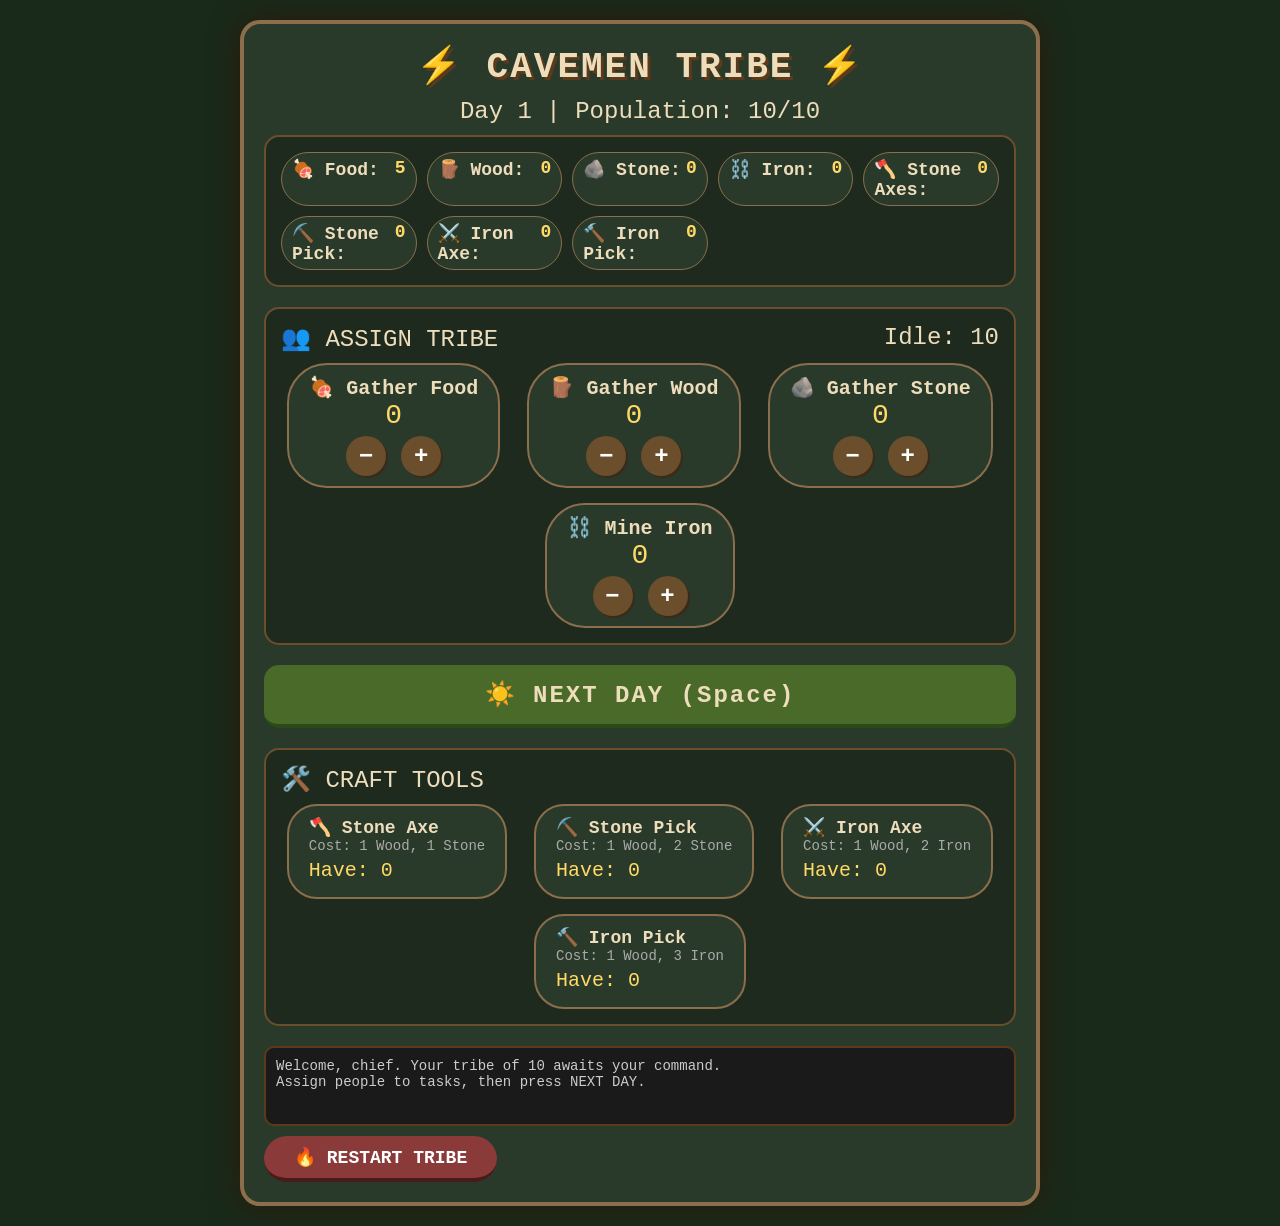
<file: cavemen/index.html>
<!DOCTYPE html>
<html lang="en">
<head>
    <meta charset="UTF-8">
    <title>CAVEMEN TRIBE – SURVIVAL</title>
    <style>
        * {
            box-sizing: border-box;
            font-family: 'Courier New', monospace;
            user-select: none;
        }
        body {
            background: #1a2a1a;
            display: flex;
            justify-content: center;
            align-items: center;
            min-height: 100vh;
            margin: 0;
            padding: 20px;
        }
        .game-container {
            width: 800px;
            max-width: 100%;
            background: #2a3a2a;
            border: 4px solid #8b6e4b;
            border-radius: 20px;
            padding: 20px;
            box-shadow: 0 0 30px #2a1a0a;
            color: #eeddbb;
        }
        h1 {
            text-align: center;
            margin: 0 0 10px;
            font-size: 36px;
            text-shadow: 3px 3px 0 #5a3a1a;
            letter-spacing: 2px;
        }
        .stats {
            display: grid;
            grid-template-columns: repeat(auto-fit, minmax(120px, 1fr));
            gap: 10px;
            background: #1e2a1e;
            padding: 15px;
            border-radius: 15px;
            border: 2px solid #6b4e2b;
            margin-bottom: 20px;
            font-size: 18px;
            font-weight: bold;
        }
        .stat-item {
            display: flex;
            justify-content: space-between;
            background: #2a3a2a;
            padding: 5px 10px;
            border-radius: 30px;
            border: 1px solid #8b6e4b;
        }
        .stat-value {
            color: #ffd966;
        }
        .people-panel {
            background: #1e2a1e;
            border: 2px solid #6b4e2b;
            border-radius: 15px;
            padding: 15px;
            margin-bottom: 20px;
        }
        .people-header {
            display: flex;
            justify-content: space-between;
            font-size: 24px;
            margin-bottom: 10px;
        }
        .people-assign {
            display: flex;
            flex-wrap: wrap;
            gap: 15px;
            justify-content: space-around;
        }
        .task {
            background: #2a3a2a;
            border: 2px solid #8b6e4b;
            border-radius: 40px;
            padding: 10px 20px;
            display: flex;
            flex-direction: column;
            align-items: center;
            min-width: 140px;
            cursor: pointer;
            transition: 0.1s;
        }
        .task:hover {
            background: #3a4a3a;
            border-color: #c69c6d;
        }
        .task-name {
            font-size: 20px;
            font-weight: bold;
        }
        .task-count {
            font-size: 28px;
            color: #ffd966;
        }
        .task-controls {
            display: flex;
            gap: 15px;
            margin-top: 5px;
        }
        .task-btn {
            background: #6b4e2b;
            color: white;
            border: none;
            border-radius: 20px;
            width: 40px;
            height: 40px;
            font-size: 24px;
            font-weight: bold;
            cursor: pointer;
            box-shadow: 2px 2px 0 #3a2a1a;
        }
        .task-btn:active {
            transform: translate(2px, 2px);
            box-shadow: none;
        }
        .next-day-btn {
            display: block;
            width: 100%;
            background: #4a6a2a;
            color: #eeddbb;
            border: none;
            border-radius: 15px;
            padding: 15px;
            font-size: 24px;
            font-weight: bold;
            cursor: pointer;
            margin-bottom: 20px;
            border-bottom: 4px solid #2a4a1a;
            letter-spacing: 2px;
        }
        .next-day-btn:hover {
            background: #5a7a3a;
        }
        .next-day-btn:active {
            transform: translateY(4px);
            border-bottom-width: 2px;
        }
        .craft-panel {
            background: #1e2a1e;
            border: 2px solid #6b4e2b;
            border-radius: 15px;
            padding: 15px;
        }
        .craft-header {
            font-size: 24px;
            margin-bottom: 10px;
        }
        .craft-items {
            display: flex;
            flex-wrap: wrap;
            gap: 15px;
            justify-content: space-around;
        }
        .craft-item {
            background: #2a3a2a;
            border: 2px solid #8b6e4b;
            border-radius: 30px;
            padding: 10px 20px;
            min-width: 160px;
            cursor: pointer;
            transition: 0.1s;
        }
        .craft-item:hover {
            background: #3a4a3a;
            border-color: #c69c6d;
        }
        .craft-item-name {
            font-size: 18px;
            font-weight: bold;
        }
        .craft-item-cost {
            font-size: 14px;
            color: #aaa;
        }
        .craft-item-have {
            font-size: 20px;
            color: #ffd966;
            margin: 5px 0;
        }
        .message-log {
            margin-top: 20px;
            background: #1a1a1a;
            border: 2px solid #5a3a1a;
            border-radius: 10px;
            padding: 10px;
            height: 80px;
            overflow-y: auto;
            font-size: 14px;
            color: #ccc;
        }
        .day-progress {
            text-align: center;
            font-size: 24px;
            margin-bottom: 10px;
        }
        .reset-btn {
            background: #8b3a3a;
            color: white;
            border: none;
            border-radius: 30px;
            padding: 10px 30px;
            font-size: 18px;
            font-weight: bold;
            cursor: pointer;
            margin-top: 10px;
            border-bottom: 4px solid #4a1a1a;
        }
        .reset-btn:active {
            transform: translateY(4px);
            border-bottom-width: 2px;
        }
    </style>
</head>
<body>
    <div class="game-container">
        <h1>⚡ CAVEMEN TRIBE ⚡</h1>

        <div class="day-progress">
            Day <span id="day">1</span>  |  Population: <span id="pop">10</span>/10
        </div>

        <div class="stats">
            <div class="stat-item">🍖 Food: <span class="stat-value" id="food">0</span></div>
            <div class="stat-item">🪵 Wood: <span class="stat-value" id="wood">0</span></div>
            <div class="stat-item">🪨 Stone: <span class="stat-value" id="stone">0</span></div>
            <div class="stat-item">⛓️ Iron: <span class="stat-value" id="iron">0</span></div>
            <div class="stat-item">🪓 Stone Axes: <span class="stat-value" id="stoneAxe">0</span></div>
            <div class="stat-item">⛏️ Stone Pick: <span class="stat-value" id="stonePick">0</span></div>
            <div class="stat-item">⚔️ Iron Axe: <span class="stat-value" id="ironAxe">0</span></div>
            <div class="stat-item">🔨 Iron Pick: <span class="stat-value" id="ironPick">0</span></div>
        </div>

        <div class="people-panel">
            <div class="people-header">
                <span>👥 ASSIGN TRIBE</span>
                <span>Idle: <span id="idle">10</span></span>
            </div>
            <div class="people-assign">
                <div class="task" id="taskFood">
                    <span class="task-name">🍖 Gather Food</span>
                    <span class="task-count" id="foodPeople">0</span>
                    <div class="task-controls">
                        <button class="task-btn" id="foodMinus">−</button>
                        <button class="task-btn" id="foodPlus">+</button>
                    </div>
                </div>
                <div class="task" id="taskWood">
                    <span class="task-name">🪵 Gather Wood</span>
                    <span class="task-count" id="woodPeople">0</span>
                    <div class="task-controls">
                        <button class="task-btn" id="woodMinus">−</button>
                        <button class="task-btn" id="woodPlus">+</button>
                    </div>
                </div>
                <div class="task" id="taskStone">
                    <span class="task-name">🪨 Gather Stone</span>
                    <span class="task-count" id="stonePeople">0</span>
                    <div class="task-controls">
                        <button class="task-btn" id="stoneMinus">−</button>
                        <button class="task-btn" id="stonePlus">+</button>
                    </div>
                </div>
                <div class="task" id="taskIron">
                    <span class="task-name">⛓️ Mine Iron</span>
                    <span class="task-count" id="ironPeople">0</span>
                    <div class="task-controls">
                        <button class="task-btn" id="ironMinus">−</button>
                        <button class="task-btn" id="ironPlus">+</button>
                    </div>
                </div>
            </div>
        </div>

        <button class="next-day-btn" id="nextDay">☀️ NEXT DAY (Space)</button>

        <div class="craft-panel">
            <div class="craft-header">🛠️ CRAFT TOOLS</div>
            <div class="craft-items">
                <div class="craft-item" id="craftStoneAxe">
                    <div class="craft-item-name">🪓 Stone Axe</div>
                    <div class="craft-item-cost">Cost: 1 Wood, 1 Stone</div>
                    <div class="craft-item-have">Have: <span id="haveStoneAxe">0</span></div>
                </div>
                <div class="craft-item" id="craftStonePick">
                    <div class="craft-item-name">⛏️ Stone Pick</div>
                    <div class="craft-item-cost">Cost: 1 Wood, 2 Stone</div>
                    <div class="craft-item-have">Have: <span id="haveStonePick">0</span></div>
                </div>
                <div class="craft-item" id="craftIronAxe">
                    <div class="craft-item-name">⚔️ Iron Axe</div>
                    <div class="craft-item-cost">Cost: 1 Wood, 2 Iron</div>
                    <div class="craft-item-have">Have: <span id="haveIronAxe">0</span></div>
                </div>
                <div class="craft-item" id="craftIronPick">
                    <div class="craft-item-name">🔨 Iron Pick</div>
                    <div class="craft-item-cost">Cost: 1 Wood, 3 Iron</div>
                    <div class="craft-item-have">Have: <span id="haveIronPick">0</span></div>
                </div>
            </div>
        </div>

        <div class="message-log" id="log">
            Welcome, chief. Your tribe of 10 awaits your command.<br>
            Assign people to tasks, then press NEXT DAY.
        </div>

        <button class="reset-btn" id="reset">🔥 RESTART TRIBE</button>
    </div>

    <script>
        // --- Game state ---
        let day = 1;
        let population = 10;
        let maxPopulation = 10;

        let food = 5;
        let wood = 0;
        let stone = 0;
        let iron = 0;

        let stoneAxe = 0;
        let stonePick = 0;
        let ironAxe = 0;
        let ironPick = 0;

        let foodPeople = 0;
        let woodPeople = 0;
        let stonePeople = 0;
        let ironPeople = 0;

        const foodBase = 2;
        const woodBase = 2;
        const stoneBase = 1;
        const ironBase = 1;

        let messageLog = [];

        const daySpan = document.getElementById('day');
        const popSpan = document.getElementById('pop');
        const idleSpan = document.getElementById('idle');

        const foodSpan = document.getElementById('food');
        const woodSpan = document.getElementById('wood');
        const stoneSpan = document.getElementById('stone');
        const ironSpan = document.getElementById('iron');

        const haveStoneAxe = document.getElementById('haveStoneAxe');
        const haveStonePick = document.getElementById('haveStonePick');
        const haveIronAxe = document.getElementById('haveIronAxe');
        const haveIronPick = document.getElementById('haveIronPick');

        const foodPeopleSpan = document.getElementById('foodPeople');
        const woodPeopleSpan = document.getElementById('woodPeople');
        const stonePeopleSpan = document.getElementById('stonePeople');
        const ironPeopleSpan = document.getElementById('ironPeople');

        const logDiv = document.getElementById('log');

        function updateUI() {
            daySpan.textContent = day;
            popSpan.textContent = population;
            let idle = population - (foodPeople + woodPeople + stonePeople + ironPeople);
            idleSpan.textContent = idle;

            foodSpan.textContent = food;
            woodSpan.textContent = wood;
            stoneSpan.textContent = stone;
            ironSpan.textContent = iron;

            haveStoneAxe.textContent = stoneAxe;
            haveStonePick.textContent = stonePick;
            haveIronAxe.textContent = ironAxe;
            haveIronPick.textContent = ironPick;

            foodPeopleSpan.textContent = foodPeople;
            woodPeopleSpan.textContent = woodPeople;
            stonePeopleSpan.textContent = stonePeople;
            ironPeopleSpan.textContent = ironPeople;
        }

        function addMessage(msg) {
            messageLog.unshift(msg);
            if (messageLog.length > 5) messageLog.pop();
            logDiv.innerHTML = messageLog.join('<br>');
        }

        function gather() {
            let foodMult = 1 + stoneAxe * 0.5;
            let foodGain = Math.floor(foodPeople * foodBase * foodMult);

            let woodMult = 1 + stoneAxe * 0.3 + ironAxe * 0.5;
            let woodGain = Math.floor(woodPeople * woodBase * woodMult);

            let stoneMult = 1 + stonePick * 0.5 + ironPick * 0.7;
            let stoneGain = Math.floor(stonePeople * stoneBase * stoneMult);

            let ironMult = 1 + stonePick * 0.2 + ironPick * 0.8;
            let ironGain = Math.floor(ironPeople * ironBase * ironMult);

            food += foodGain;
            wood += woodGain;
            stone += stoneGain;
            iron += ironGain;

            addMessage(`Day ${day}: Gathered ${foodGain} food, ${woodGain} wood, ${stoneGain} stone, ${ironGain} iron.`);
        }

        function consume() {
            let foodNeeded = population * 2;
            if (food >= foodNeeded) {
                food -= foodNeeded;
                addMessage(`Tribe ate ${foodNeeded} food.`);
            } else {
                let deficit = foodNeeded - food;
                let starve = Math.min(population, Math.floor(deficit / 2));
                if (starve > 0) {
                    population -= starve;
                    if (population < 0) population = 0;
                    food = 0;
                    addMessage(`⚠️ Starvation! ${starve} people died.`);
                    // Unassign dead workers
                    let total = foodPeople + woodPeople + stonePeople + ironPeople;
                    if (total > population) {
                        let excess = total - population;
                        while (excess > 0) {
                            if (ironPeople > 0) { ironPeople--; excess--; }
                            else if (stonePeople > 0) { stonePeople--; excess--; }
                            else if (woodPeople > 0) { woodPeople--; excess--; }
                            else if (foodPeople > 0) { foodPeople--; excess--; }
                            else break;
                        }
                    }
                } else {
                    food = 0;
                }
            }

            if (Math.random() < 0.1) {
                let event = Math.floor(Math.random() * 3);
                if (event === 0) {
                    let berries = Math.floor(Math.random() * 10) + 5;
                    food += berries;
                    addMessage(`🍓 Tribe found wild berries! +${berries} food.`);
                } else if (event === 1) {
                    let loss = Math.floor(Math.random() * 3) + 1;
                    population -= loss;
                    if (population < 0) population = 0;
                    addMessage(`🐗 Wild boar attacked! ${loss} people lost.`);
                    let total = foodPeople + woodPeople + stonePeople + ironPeople;
                    if (total > population) {
                        let excess = total - population;
                        while (excess > 0) {
                            if (ironPeople > 0) { ironPeople--; excess--; }
                            else if (stonePeople > 0) { stonePeople--; excess--; }
                            else if (woodPeople > 0) { woodPeople--; excess--; }
                            else if (foodPeople > 0) { foodPeople--; excess--; }
                            else break;
                        }
                    }
                } else {
                    population += 1;
                    maxPopulation += 1;
                    addMessage(`👥 Wanderers joined the tribe! Population +1.`);
                }
            }

            if (population > maxPopulation) population = maxPopulation;
        }

        function nextDay() {
            if (population <= 0) {
                addMessage('💀 Your tribe has perished. Press RESTART.');
                return;
            }

            gather();
            consume();
            day++;

            if (food < 0) food = 0;
            if (wood < 0) wood = 0;
            if (stone < 0) stone = 0;
            if (iron < 0) iron = 0;

            updateUI();

            if (population <= 0) {
                addMessage('💀 GAME OVER. No one survived.');
            }
        }

        function assignTo(task, delta) {
            let idle = population - (foodPeople + woodPeople + stonePeople + ironPeople);
            if (delta > 0 && idle <= 0) {
                addMessage('No idle people to assign.');
                return;
            }

            if (task === 'food') {
                let newVal = foodPeople + delta;
                if (newVal < 0) newVal = 0;
                if (newVal > population - (woodPeople + stonePeople + ironPeople)) newVal = population - (woodPeople + stonePeople + ironPeople);
                foodPeople = newVal;
            } else if (task === 'wood') {
                let newVal = woodPeople + delta;
                if (newVal < 0) newVal = 0;
                if (newVal > population - (foodPeople + stonePeople + ironPeople)) newVal = population - (foodPeople + stonePeople + ironPeople);
                woodPeople = newVal;
            } else if (task === 'stone') {
                let newVal = stonePeople + delta;
                if (newVal < 0) newVal = 0;
                if (newVal > population - (foodPeople + woodPeople + ironPeople)) newVal = population - (foodPeople + woodPeople + ironPeople);
                stonePeople = newVal;
            } else if (task === 'iron') {
                let newVal = ironPeople + delta;
                if (newVal < 0) newVal = 0;
                if (newVal > population - (foodPeople + woodPeople + stonePeople)) newVal = population - (foodPeople + woodPeople + stonePeople);
                ironPeople = newVal;
            }

            updateUI();
        }

        function craftStoneAxeFn() {
            if (wood >= 1 && stone >= 1) {
                wood -= 1; stone -= 1; stoneAxe++;
                addMessage('🪓 Crafted a Stone Axe.');
                updateUI();
            } else {
                addMessage('Not enough resources!');
            }
        }

        function craftStonePickFn() {
            if (wood >= 1 && stone >= 2) {
                wood -= 1; stone -= 2; stonePick++;
                addMessage('⛏️ Crafted a Stone Pickaxe.');
                updateUI();
            } else {
                addMessage('Not enough resources!');
            }
        }

        function craftIronAxeFn() {
            if (wood >= 1 && iron >= 2) {
                wood -= 1; iron -= 2; ironAxe++;
                addMessage('⚔️ Crafted an Iron Axe.');
                updateUI();
            } else {
                addMessage('Not enough resources!');
            }
        }

        function craftIronPickFn() {
            if (wood >= 1 && iron >= 3) {
                wood -= 1; iron -= 3; ironPick++;
                addMessage('🔨 Crafted an Iron Pickaxe.');
                updateUI();
            } else {
                addMessage('Not enough resources!');
            }
        }

        function resetGame() {
            day = 1;
            population = 10;
            maxPopulation = 10;
            food = 5;
            wood = 0; stone = 0; iron = 0;
            stoneAxe = 0; stonePick = 0; ironAxe = 0; ironPick = 0;
            foodPeople = 0; woodPeople = 0; stonePeople = 0; ironPeople = 0;
            messageLog = ['Welcome, chief. Your tribe of 10 awaits your command.', 'Assign people to tasks, then press NEXT DAY.'];
            logDiv.innerHTML = messageLog.join('<br>');
            updateUI();
        }

        document.getElementById('foodPlus').addEventListener('click', () => assignTo('food', 1));
        document.getElementById('foodMinus').addEventListener('click', () => assignTo('food', -1));
        document.getElementById('woodPlus').addEventListener('click', () => assignTo('wood', 1));
        document.getElementById('woodMinus').addEventListener('click', () => assignTo('wood', -1));
        document.getElementById('stonePlus').addEventListener('click', () => assignTo('stone', 1));
        document.getElementById('stoneMinus').addEventListener('click', () => assignTo('stone', -1));
        document.getElementById('ironPlus').addEventListener('click', () => assignTo('iron', 1));
        document.getElementById('ironMinus').addEventListener('click', () => assignTo('iron', -1));

        document.getElementById('craftStoneAxe').addEventListener('click', craftStoneAxeFn);
        document.getElementById('craftStonePick').addEventListener('click', craftStonePickFn);
        document.getElementById('craftIronAxe').addEventListener('click', craftIronAxeFn);
        document.getElementById('craftIronPick').addEventListener('click', craftIronPickFn);

        document.getElementById('nextDay').addEventListener('click', nextDay);
        document.getElementById('reset').addEventListener('click', resetGame);

        document.addEventListener('keydown', (e) => {
            if (e.code === 'Space') {
                e.preventDefault();
                nextDay();
            }
        });

        updateUI();
    </script>
</body>
</html>
</file>
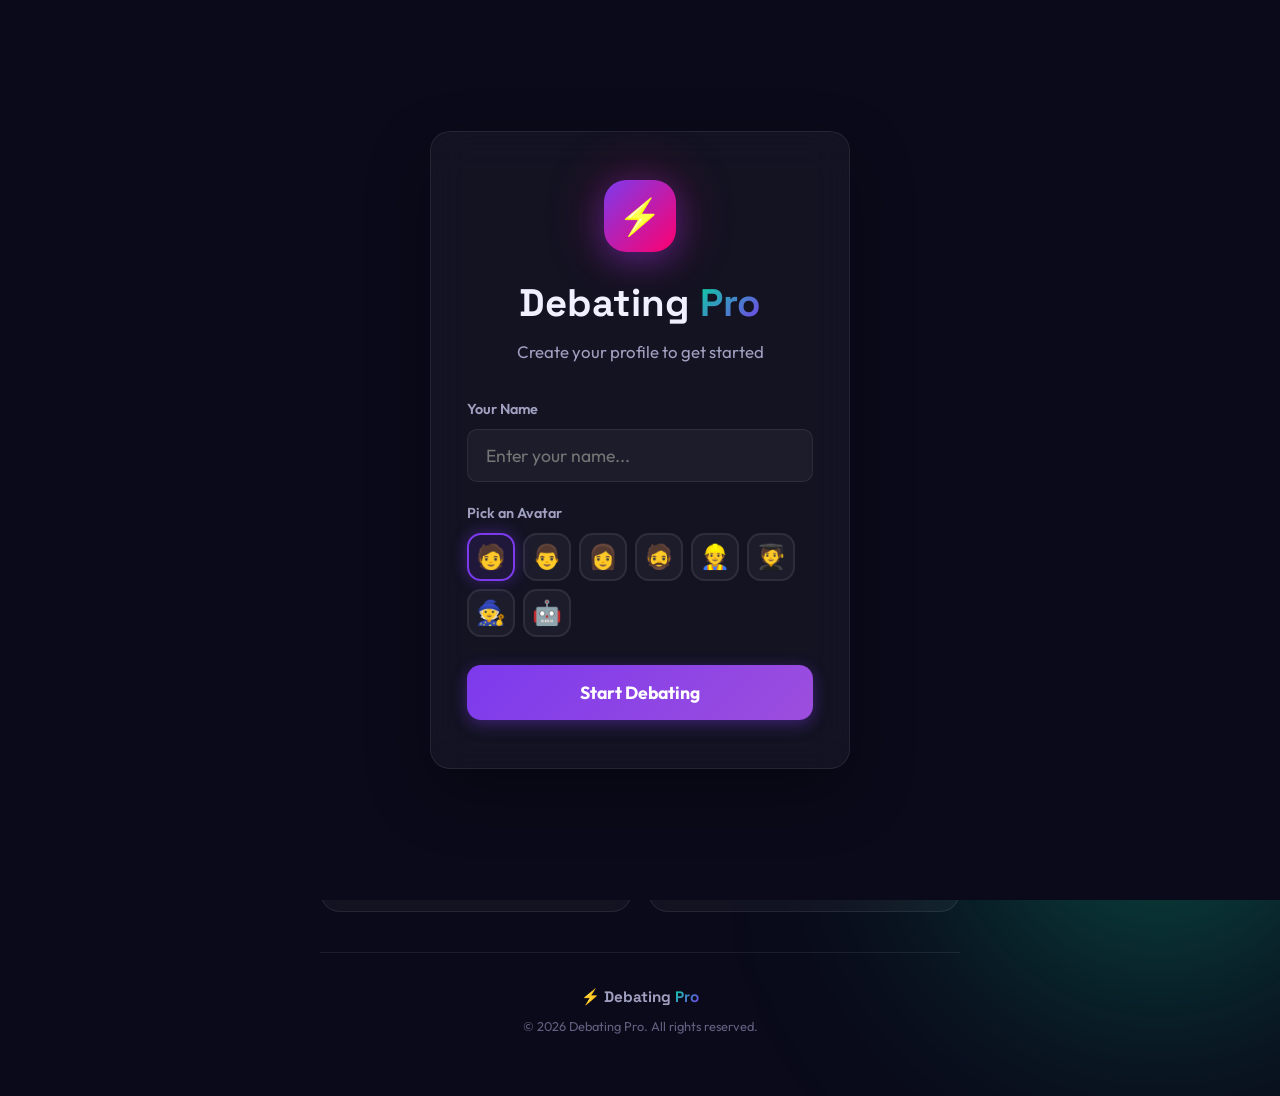
<file: debate/index.html>
<!DOCTYPE html>
<html lang="en" data-theme="dark">
<head>
    <meta charset="UTF-8">
    <meta name="viewport" content="width=device-width, initial-scale=1.0">
    <title>Debating Pro - AI Debate Partner</title>
    <meta name="description" content="Practice debate with an AI opponent. Structured rounds, real-time scoring, and coaching feedback for all skill levels.">
    <meta name="theme-color" content="#0A0A1A">
    <link rel="icon" href="data:image/svg+xml,<svg xmlns='http://www.w3.org/2000/svg' viewBox='0 0 100 100'><text y='.9em' font-size='90'>&#x26A1;</text></svg>">
    <link rel="preconnect" href="https://fonts.googleapis.com">
    <link rel="preconnect" href="https://fonts.gstatic.com" crossorigin>
    <link href="https://fonts.googleapis.com/css2?family=Outfit:wght@400;500;600;700;800;900&family=Space+Grotesk:wght@500;600;700&display=swap" rel="stylesheet">
    <link rel="stylesheet" href="style.css">
</head>
<body>
    <!-- ========== LOGIN / WELCOME BACK ========== -->
    <div class="login-overlay" id="login-overlay">
        <!-- New user signup -->
        <div class="login-card" id="login-new">
            <div class="login-logo">
                <div class="logo-badge"><span class="logo-bolt">&#x26A1;</span></div>
            </div>
            <h1>Debating <span class="logo-pro">Pro</span></h1>
            <p class="login-sub">Create your profile to get started</p>
            <div class="login-field">
                <label for="login-name">Your Name</label>
                <input type="text" id="login-name" placeholder="Enter your name..." maxlength="20" autocomplete="off">
            </div>
            <div class="login-field">
                <label>Pick an Avatar</label>
                <div class="avatar-grid" id="avatar-grid">
                    <button class="avatar-pick selected" data-avatar="&#x1F9D1;" onclick="pickAvatar(this)">&#x1F9D1;</button>
                    <button class="avatar-pick" data-avatar="&#x1F468;" onclick="pickAvatar(this)">&#x1F468;</button>
                    <button class="avatar-pick" data-avatar="&#x1F469;" onclick="pickAvatar(this)">&#x1F469;</button>
                    <button class="avatar-pick" data-avatar="&#x1F9D4;" onclick="pickAvatar(this)">&#x1F9D4;</button>
                    <button class="avatar-pick" data-avatar="&#x1F477;" onclick="pickAvatar(this)">&#x1F477;</button>
                    <button class="avatar-pick" data-avatar="&#x1F9D1;&#x200D;&#x1F393;" onclick="pickAvatar(this)">&#x1F9D1;&#x200D;&#x1F393;</button>
                    <button class="avatar-pick" data-avatar="&#x1F9D9;" onclick="pickAvatar(this)">&#x1F9D9;</button>
                    <button class="avatar-pick" data-avatar="&#x1F916;" onclick="pickAvatar(this)">&#x1F916;</button>
                </div>
            </div>
            <button class="login-btn" onclick="completeLogin()">Start Debating</button>
        </div>
        <!-- Returning user welcome back -->
        <div class="login-card hidden" id="login-welcome">
            <div class="wb-avatar" id="wb-avatar"></div>
            <h1 class="wb-greeting" id="wb-greeting"></h1>
            <p class="wb-sub" id="wb-sub"></p>
            <div class="wb-stats">
                <div class="wb-stat"><span class="wb-stat-num" id="wb-wins">0</span><span class="wb-stat-label">Wins</span></div>
                <div class="wb-stat"><span class="wb-stat-num" id="wb-total">0</span><span class="wb-stat-label">Debates</span></div>
                <div class="wb-stat"><span class="wb-stat-num" id="wb-streak">0</span><span class="wb-stat-label">Day Streak</span></div>
                <div class="wb-stat"><span class="wb-stat-num" id="wb-rank"></span><span class="wb-stat-label">Rank</span></div>
            </div>
            <button class="login-btn" onclick="dismissWelcome()">Let's Go</button>
            <button class="wb-switch" onclick="switchProfile()">Not you? Switch profile</button>
        </div>
    </div>

    <canvas id="particles-canvas"></canvas>
    <div class="bg-glow bg-glow-1"></div>
    <div class="bg-glow bg-glow-2"></div>
    <div class="bg-glow bg-glow-3"></div>

    <!-- ========== NAVBAR ========== -->
    <nav class="navbar" id="navbar">
        <div class="nav-inner">
            <a class="nav-logo" href="#" onclick="goHome(); return false;">
                <span class="nav-logo-icon">&#x26A1;</span>
                <span class="nav-logo-text">Debating <span class="logo-pro">Pro</span></span>
            </a>
            <div class="nav-links" id="nav-links">
                <a class="nav-link active" data-page="home" href="#" onclick="navigateTo('home'); return false;">Home</a>
                <a class="nav-link" data-page="learn" href="#" onclick="navigateTo('learn'); return false;">Learn</a>
                <a class="nav-link" data-page="games" href="#" onclick="navigateTo('games'); return false;">Games</a>
                <a class="nav-link" data-page="live" href="#" onclick="navigateTo('live'); return false;">Live</a>
                <a class="nav-link" data-page="drafts" href="#" onclick="navigateTo('drafts'); return false;">Drafts</a>
                <a class="nav-link" data-page="history" href="#" onclick="navigateTo('history'); return false;">History</a>
                <a class="nav-link" data-page="about" href="#" onclick="navigateTo('about'); return false;">About</a>
            </div>
            <div class="nav-profile" id="nav-profile" onclick="toggleSettings()">
                <span class="nav-avatar" id="nav-avatar"></span>
                <span class="nav-username" id="nav-username"></span>
            </div>
            <div class="nav-right">
                <div class="nav-stats" id="nav-stats">
                    <span class="stat-badge win-badge" title="Wins"><svg width="14" height="14" viewBox="0 0 24 24" fill="none" stroke="currentColor" stroke-width="2"><path d="M6 9H4.5a2.5 2.5 0 010-5C7 4 7 8 7 8M18 9h1.5a2.5 2.5 0 000-5C17 4 17 8 17 8M12 18v4M8 22h8"/><path d="M5 9h14l-1.3 7.2a2 2 0 01-2 1.8H8.3a2 2 0 01-2-1.8L5 9z"/></svg> <span id="stat-wins">0</span></span>
                    <span class="stat-badge total-badge" title="Total Debates"><svg width="14" height="14" viewBox="0 0 24 24" fill="none" stroke="currentColor" stroke-width="2"><path d="M21 15a2 2 0 01-2 2H7l-4 4V5a2 2 0 012-2h14a2 2 0 012 2z"/></svg> <span id="stat-total">0</span></span>
                </div>
                <button class="nav-settings-btn" id="settings-toggle" onclick="toggleSettings()" title="Settings">
                    <svg width="20" height="20" viewBox="0 0 24 24" fill="none" stroke="currentColor" stroke-width="2" stroke-linecap="round" stroke-linejoin="round"><circle cx="12" cy="12" r="3"/><path d="M19.4 15a1.65 1.65 0 00.33 1.82l.06.06a2 2 0 010 2.83 2 2 0 01-2.83 0l-.06-.06a1.65 1.65 0 00-1.82-.33 1.65 1.65 0 00-1 1.51V21a2 2 0 01-4 0v-.09A1.65 1.65 0 009 19.4a1.65 1.65 0 00-1.82.33l-.06.06a2 2 0 01-2.83-2.83l.06-.06A1.65 1.65 0 004.68 15a1.65 1.65 0 00-1.51-1H3a2 2 0 010-4h.09A1.65 1.65 0 004.6 9a1.65 1.65 0 00-.33-1.82l-.06-.06a2 2 0 012.83-2.83l.06.06A1.65 1.65 0 009 4.68a1.65 1.65 0 001-1.51V3a2 2 0 014 0v.09a1.65 1.65 0 001 1.51 1.65 1.65 0 001.82-.33l.06-.06a2 2 0 012.83 2.83l-.06.06A1.65 1.65 0 0019.4 9a1.65 1.65 0 001.51 1H21a2 2 0 010 4h-.09a1.65 1.65 0 00-1.51 1z"/></svg>
                </button>
                <button class="nav-hamburger" id="hamburger" onclick="toggleMobileNav()">
                    <span></span><span></span><span></span>
                </button>
            </div>
        </div>
    </nav>

    <!-- ========== SETTINGS PANEL ========== -->
    <div class="settings-overlay" id="settings-overlay" onclick="toggleSettings()"></div>
    <div class="settings-panel" id="settings-panel">
        <div class="settings-header">
            <h2>Settings</h2>
            <button class="settings-close" onclick="toggleSettings()">
                <svg width="20" height="20" viewBox="0 0 24 24" fill="none" stroke="currentColor" stroke-width="2"><line x1="18" y1="6" x2="6" y2="18"/><line x1="6" y1="6" x2="18" y2="18"/></svg>
            </button>
        </div>
        <div class="settings-body">
            <div class="settings-group">
                <h3>Appearance</h3>
                <div class="setting-row">
                    <div class="setting-info">
                        <span class="setting-label">Theme</span>
                        <span class="setting-hint">Switch between dark and light mode</span>
                    </div>
                    <div class="theme-toggle" id="theme-toggle" onclick="toggleTheme()">
                        <span class="theme-icon-dark">&#x1F31C;</span>
                        <span class="theme-icon-light">&#x2600;&#xFE0F;</span>
                        <div class="theme-slider"></div>
                    </div>
                </div>
                <div class="setting-row">
                    <div class="setting-info">
                        <span class="setting-label">Animations</span>
                        <span class="setting-hint">Particle effects and transitions</span>
                    </div>
                    <label class="toggle-switch">
                        <input type="checkbox" id="toggle-animations" checked onchange="toggleAnimations()">
                        <span class="toggle-track"><span class="toggle-thumb"></span></span>
                    </label>
                </div>
                <div class="setting-row">
                    <div class="setting-info">
                        <span class="setting-label">Sound Effects</span>
                        <span class="setting-hint">Play sounds on actions</span>
                    </div>
                    <label class="toggle-switch">
                        <input type="checkbox" id="toggle-sound" onchange="toggleSound()">
                        <span class="toggle-track"><span class="toggle-thumb"></span></span>
                    </label>
                </div>
            </div>
            <div class="settings-group">
                <h3>Debate</h3>
                <div class="setting-row">
                    <div class="setting-info">
                        <span class="setting-label">Default Difficulty</span>
                        <span class="setting-hint">Pre-select your skill level</span>
                    </div>
                    <select class="setting-select" id="default-difficulty" onchange="setDefaultDifficulty(this.value)">
                        <option value="">Ask every time</option>
                        <option value="beginner">Beginner</option>
                        <option value="intermediate">Intermediate</option>
                        <option value="advanced">Advanced</option>
                    </select>
                </div>
                <div class="setting-row">
                    <div class="setting-info">
                        <span class="setting-label">Timer Mode</span>
                        <span class="setting-hint">Add time pressure to your arguments</span>
                    </div>
                    <label class="toggle-switch">
                        <input type="checkbox" id="toggle-timer" onchange="toggleTimer()">
                        <span class="toggle-track"><span class="toggle-thumb"></span></span>
                    </label>
                </div>
            </div>
            <div class="settings-group">
                <h3>Data</h3>
                <div class="setting-row">
                    <div class="setting-info">
                        <span class="setting-label">Your Stats</span>
                        <span class="setting-hint" id="stats-summary">0 debates, 0 wins</span>
                    </div>
                </div>
                <div class="setting-row">
                    <div class="setting-info">
                        <span class="setting-label">Clear All Data</span>
                        <span class="setting-hint">Reset stats and history permanently</span>
                    </div>
                    <button class="setting-danger-btn" onclick="clearAllData()">Reset</button>
                </div>
            </div>
        </div>
    </div>

    <!-- ========== HOME / SETUP SCREEN ========== -->
    <div id="setup" class="screen active">
        <div class="setup-container">
            <div class="setup-logo">
                <div class="logo-badge">
                    <span class="logo-bolt">&#x26A1;</span>
                </div>
                <h1>Debating <span class="logo-pro">Pro</span></h1>
                <p class="tagline" id="hero-tagline"></p>
                <div class="tagline-bar">
                    <span class="bar-dot"></span>
                    <span class="bar-dot"></span>
                    <span class="bar-dot"></span>
                </div>
                <div class="hero-features">
                    <span class="hero-feat"><span class="hero-feat-icon">&#x1F916;</span> AI Opponent</span>
                    <span class="hero-feat"><span class="hero-feat-icon">&#x1F4CA;</span> Live Scoring</span>
                    <span class="hero-feat"><span class="hero-feat-icon">&#x1F399;&#xFE0F;</span> Voice Input</span>
                    <span class="hero-feat"><span class="hero-feat-icon">&#x1F3AE;</span> 6 Game Modes</span>
                </div>
            </div>

            <!-- Step 1: Age Range -->
            <div id="step-age" class="setup-step active">
                <h2>How old are you?</h2>
                <p class="step-desc">We'll match the debate style to your level.</p>
                <div class="age-options">
                    <button class="age-btn" data-age="8-10" onclick="pickAge(this)">
                        <div class="card-glow"></div>
                        <span class="age-emoji">&#x1F9D2;</span>
                        <span class="age-label">8 - 10</span>
                        <span class="age-sub">Kid Debater</span>
                    </button>
                    <button class="age-btn" data-age="11-13" onclick="pickAge(this)">
                        <div class="card-glow"></div>
                        <span class="age-emoji">&#x1F466;</span>
                        <span class="age-label">11 - 13</span>
                        <span class="age-sub">Junior Arguer</span>
                    </button>
                    <button class="age-btn" data-age="14-17" onclick="pickAge(this)">
                        <div class="card-glow"></div>
                        <span class="age-emoji">&#x1F9D1;</span>
                        <span class="age-label">14 - 17</span>
                        <span class="age-sub">Teen Thinker</span>
                    </button>
                    <button class="age-btn" data-age="18+" onclick="pickAge(this)">
                        <div class="card-glow"></div>
                        <span class="age-emoji">&#x1F9D1;&#x200D;&#x1F393;</span>
                        <span class="age-label">18+</span>
                        <span class="age-sub">Adult Debater</span>
                    </button>
                </div>
            </div>

            <!-- Step 2: Skill Level -->
            <div id="step-skill" class="setup-step">
                <h2>What's your experience?</h2>
                <p class="step-desc">No wrong answer here!</p>
                <div class="skill-options">
                    <button class="skill-btn" data-skill="beginner" onclick="pickSkill(this)">
                        <div class="skill-icon-wrap beginner-wrap"><span class="skill-icon">&#x1F331;</span></div>
                        <div class="skill-text">
                            <span class="skill-name">Beginner</span>
                            <span class="skill-desc">New to debating. Simple topics + helpful hints.</span>
                        </div>
                        <span class="skill-arrow">&#x2192;</span>
                    </button>
                    <button class="skill-btn" data-skill="intermediate" onclick="pickSkill(this)">
                        <div class="skill-icon-wrap inter-wrap"><span class="skill-icon">&#x1F525;</span></div>
                        <div class="skill-text">
                            <span class="skill-name">Intermediate</span>
                            <span class="skill-desc">Can hold my own. Bring on some challenge!</span>
                        </div>
                        <span class="skill-arrow">&#x2192;</span>
                    </button>
                    <button class="skill-btn" data-skill="advanced" onclick="pickSkill(this)">
                        <div class="skill-icon-wrap advanced-wrap"><span class="skill-icon">&#x26A1;</span></div>
                        <div class="skill-text">
                            <span class="skill-name">Advanced</span>
                            <span class="skill-desc">Love tough arguments. Don't go easy on me!</span>
                        </div>
                        <span class="skill-arrow">&#x2192;</span>
                    </button>
                </div>
            </div>

            <!-- Step 3: Topic Selection -->
            <div id="step-topic" class="setup-step">
                <h2>Pick your battleground</h2>
                <p class="step-desc">Choose something you feel strongly about!</p>
                <div class="topic-grid" id="topic-grid"></div>
                <div class="custom-topic-area">
                    <div class="divider-line"><span>OR</span></div>
                    <p>Type your own topic</p>
                    <div class="custom-input-row">
                        <input type="text" id="custom-topic" placeholder="e.g. 'Homework should be banned'" maxlength="100">
                        <button class="custom-go-btn" onclick="useCustomTopic()">Go &#x2192;</button>
                    </div>
                </div>
            </div>

            <!-- Step 4: Pick Your Side -->
            <div id="step-side" class="setup-step">
                <h2 id="side-topic-title"></h2>
                <p class="step-desc">Which side do you want to argue?</p>
                <div class="side-options">
                    <button class="side-btn for-btn" onclick="pickSide('for')">
                        <div class="side-glow for-glow"></div>
                        <span class="side-icon">&#x1F44D;</span>
                        <span class="side-label">FOR</span>
                        <span class="side-sub">I agree with this!</span>
                    </button>
                    <button class="side-btn against-btn" onclick="pickSide('against')">
                        <div class="side-glow against-glow"></div>
                        <span class="side-icon">&#x1F44E;</span>
                        <span class="side-label">AGAINST</span>
                        <span class="side-sub">I disagree!</span>
                    </button>
                </div>
            </div>
            <div class="page-footer"><div class="page-footer-brand">&#x26A1; Debating <span class="logo-pro">Pro</span></div><div class="page-footer-copy">&copy; 2026 Debating Pro. All rights reserved.</div></div>
        </div>
    </div>

    <!-- ========== LEARN SCREEN ========== -->
    <div id="learn" class="screen">
        <div class="page-container">
            <div class="page-header">
                <h1>The Debate Guidebook</h1>
                <p class="page-desc">Everything you need to debate like a pro.</p>
            </div>

            <div class="guide-toc">
                <h3>Chapters</h3>
                <a href="#" onclick="scrollToGuide('g-what'); return false;">1. What is Debate?</a>
                <a href="#" onclick="scrollToGuide('g-poe'); return false;">2. POE Structure</a>
                <a href="#" onclick="scrollToGuide('g-evidence'); return false;">3. Evidence &amp; Examples</a>
                <a href="#" onclick="scrollToGuide('g-clash'); return false;">4. Clash &amp; Rebuttal</a>
                <a href="#" onclick="scrollToGuide('g-weighing'); return false;">5. Weighing &amp; Impact</a>
                <a href="#" onclick="scrollToGuide('g-advanced'); return false;">6. Advanced Techniques</a>
                <a href="#" onclick="scrollToGuide('g-mistakes'); return false;">7. Common Mistakes</a>
            </div>

            <div class="guide-chapter" id="g-what">
                <h2>1. What is Debate?</h2>
                <p>Debate is a structured argument between two sides about a topic. One side argues <strong>FOR</strong> (proposition) and the other argues <strong>AGAINST</strong> (opposition). The goal is not to shout louder &mdash; it's to make the <em>most logical, well-supported, and persuasive</em> case.</p>
                <div class="guide-callout">
                    <strong>Key principle:</strong> A good debater can argue either side convincingly. It's about skill, not personal belief.
                </div>
                <p>Debates have rounds. In the early rounds (constructive speeches), you present your arguments. In the later rounds (rebuttals), you respond to your opponent and summarize why your side wins. You never introduce new arguments in rebuttal rounds.</p>
            </div>

            <div class="guide-chapter" id="g-poe">
                <h2>2. The POE Structure</h2>
                <p>Every argument you make should follow <strong>POE</strong>:</p>
                <div class="guide-steps">
                    <div class="guide-step">
                        <span class="guide-step-letter">P</span>
                        <div>
                            <h4>Point</h4>
                            <p>State your argument in one clear sentence.</p>
                            <div class="guide-example">"My argument is that school uniforms save families money."</div>
                        </div>
                    </div>
                    <div class="guide-step">
                        <span class="guide-step-letter">O</span>
                        <div>
                            <h4>Observation / Explanation</h4>
                            <p>Explain <em>why</em> your point is true. What's the logic behind it?</p>
                            <div class="guide-example">"This is because parents no longer need to buy expensive trendy clothes for their kids to fit in at school."</div>
                        </div>
                    </div>
                    <div class="guide-step">
                        <span class="guide-step-letter">E</span>
                        <div>
                            <h4>Evidence / Example</h4>
                            <p>Give a concrete fact, statistic, or real-world example.</p>
                            <div class="guide-example">"For example, a study in the Long Beach school district found families saved an average of $150 per year after uniforms were introduced."</div>
                        </div>
                    </div>
                </div>
                <div class="guide-callout">
                    <strong>Intermediate tip:</strong> Add a fourth step &mdash; <strong>Impact</strong>. Explain why your point matters in the big picture: "This is significant because it reduces financial stress on low-income families."
                </div>
            </div>

            <div class="guide-chapter" id="g-evidence">
                <h2>3. Evidence &amp; Examples</h2>
                <p>Arguments without evidence are just opinions. Strong debaters back up every claim.</p>
                <div class="guide-grid-2">
                    <div>
                        <h4>Strong evidence</h4>
                        <ul>
                            <li>Statistics and data ("Studies show 73% of...")</li>
                            <li>Real-world examples ("In Japan, this policy led to...")</li>
                            <li>Expert opinions ("According to Dr. Smith...")</li>
                            <li>Historical precedent ("When this was tried in 2015...")</li>
                        </ul>
                    </div>
                    <div>
                        <h4>Weak evidence</h4>
                        <ul>
                            <li>"Everyone knows..." (no source)</li>
                            <li>"I feel like..." (personal opinion)</li>
                            <li>"My friend said..." (anecdotal)</li>
                            <li>"It's obvious that..." (assertion without proof)</li>
                        </ul>
                    </div>
                </div>
            </div>

            <div class="guide-chapter" id="g-clash">
                <h2>4. Clash &amp; Rebuttal</h2>
                <p>Clash means directly engaging with your opponent's arguments &mdash; not just repeating your own. This is what separates beginners from skilled debaters.</p>
                <div class="guide-steps">
                    <div class="guide-step">
                        <span class="guide-step-letter">1</span>
                        <div>
                            <h4>Identify their claim</h4>
                            <div class="guide-example">"My opponent argued that homework improves test scores."</div>
                        </div>
                    </div>
                    <div class="guide-step">
                        <span class="guide-step-letter">2</span>
                        <div>
                            <h4>Attack the reasoning</h4>
                            <div class="guide-example">"However, this assumes that more practice always means better results. In reality, studies show diminishing returns after 90 minutes of homework."</div>
                        </div>
                    </div>
                    <div class="guide-step">
                        <span class="guide-step-letter">3</span>
                        <div>
                            <h4>Provide your counter-evidence</h4>
                            <div class="guide-example">"In fact, Finland assigns almost no homework and consistently ranks among the top education systems globally."</div>
                        </div>
                    </div>
                </div>
                <div class="guide-callout">
                    <strong>Never say:</strong> "That's wrong" without explaining why. Always give a <em>reason</em> their argument fails.
                </div>
            </div>

            <div class="guide-chapter" id="g-weighing">
                <h2>5. Weighing &amp; Impact</h2>
                <p>In later rounds, don't just repeat arguments &mdash; <strong>weigh</strong> them. Explain why your side's impacts matter more than your opponent's.</p>
                <div class="guide-callout">
                    <strong>The weighing formula:</strong> "Even if my opponent is right about [their point], my argument about [your point] matters more because [reason: scope, severity, probability]."
                </div>
                <h4>Three ways to weigh:</h4>
                <div class="guide-grid-3">
                    <div class="guide-weigh-card">
                        <h4>Scope</h4>
                        <p>How many people does it affect? "My argument affects millions of families, while theirs only concerns a small group."</p>
                    </div>
                    <div class="guide-weigh-card">
                        <h4>Severity</h4>
                        <p>How serious is the impact? "We're talking about people's health vs. minor inconvenience."</p>
                    </div>
                    <div class="guide-weigh-card">
                        <h4>Probability</h4>
                        <p>How likely is the outcome? "My scenario is almost certain, while theirs is speculative."</p>
                    </div>
                </div>
            </div>

            <div class="guide-chapter" id="g-advanced">
                <h2>6. Advanced Techniques</h2>
                <h4>Framing</h4>
                <p>Tell the judge HOW to evaluate the debate: "Judge, you should weigh real-world evidence over theoretical arguments."</p>
                <h4>Steel-Manning</h4>
                <p>Present the strongest version of your opponent's argument before taking it apart. This shows you understand their position and still win: "The best version of their case is... but even then, it fails because..."</p>
                <h4>Turning an Argument</h4>
                <p>Show that your opponent's own argument actually helps YOUR side: "They say competition is good &mdash; I agree! And that's exactly why my policy creates healthier competition."</p>
                <h4>No New Arguments in Rebuttal</h4>
                <p>In rebuttal rounds, you can only respond to existing arguments and summarize. Introducing new points is against the rules and will lose you points.</p>
            </div>

            <div class="guide-chapter" id="g-mistakes">
                <h2>7. Common Mistakes</h2>
                <div class="guide-grid-2">
                    <div>
                        <h4>Don't do this</h4>
                        <ul>
                            <li>Making claims without evidence</li>
                            <li>Ignoring your opponent's arguments</li>
                            <li>Getting emotional or personal</li>
                            <li>Introducing new arguments in rebuttal</li>
                            <li>Repeating the same point 3 times</li>
                            <li>Using "everyone knows" as evidence</li>
                        </ul>
                    </div>
                    <div>
                        <h4>Do this instead</h4>
                        <ul>
                            <li>Back every claim with POE</li>
                            <li>Directly clash with their points</li>
                            <li>Stay calm, logical, and respectful</li>
                            <li>Summarize and weigh in rebuttals</li>
                            <li>Make 2-3 strong arguments, not 10 weak ones</li>
                            <li>Cite specific examples and data</li>
                        </ul>
                    </div>
                </div>
            </div>
        </div>
        <div class="page-footer"><div class="page-footer-brand">&#x26A1; Debating <span class="logo-pro">Pro</span></div><div class="page-footer-copy">&copy; 2026 Debating Pro. All rights reserved.</div></div>
    </div>

    <!-- ========== LIVE DEBATE SCREEN ========== -->
    <div id="live" class="screen">
        <div class="page-container">
            <div class="page-header">
                <h1>Live Debate</h1>
                <p class="page-desc">Debate a real human. Timed rounds. No AI.</p>
            </div>

            <!-- Lobby: Create or Join -->
            <div id="live-lobby">
                <div class="live-options">
                    <div class="live-option-card">
                        <h3>Create a Room</h3>
                        <p>Pick a topic and invite someone to debate you.</p>
                        <div class="login-field" style="margin:16px 0 0">
                            <label>Debate Topic</label>
                            <input type="text" id="live-topic" placeholder="e.g. 'Homework should be banned'" maxlength="100">
                        </div>
                        <button class="primary-btn" onclick="liveCreate()" style="width:100%;margin-top:12px">Create Room</button>
                    </div>
                    <div class="live-option-card">
                        <h3>Join a Room</h3>
                        <p>Enter the 6-letter code from your opponent.</p>
                        <div class="login-field" style="margin:16px 0 0">
                            <label>Room Code</label>
                            <input type="text" id="live-code" placeholder="e.g. ABC123" maxlength="6" style="text-transform:uppercase;letter-spacing:4px;text-align:center;font-size:1.3rem;font-weight:700">
                        </div>
                        <button class="primary-btn" onclick="liveJoin()" style="width:100%;margin-top:12px">Join Room</button>
                    </div>
                </div>
            </div>

            <!-- Waiting Room -->
            <div id="live-waiting" class="hidden">
                <div class="live-waiting-card">
                    <h2>Waiting for opponent...</h2>
                    <p>Share this code with your opponent:</p>
                    <div class="live-room-code" id="live-room-code"></div>
                    <p class="live-topic-display">Topic: <strong id="live-topic-display"></strong></p>
                    <div class="live-players" id="live-players"></div>
                    <div class="typing-indicator" style="margin:20px auto"><div class="typing-dot"></div><div class="typing-dot"></div><div class="typing-dot"></div></div>
                </div>
            </div>

            <!-- Side Assigned + Ready -->
            <div id="live-ready" class="hidden">
                <div class="live-waiting-card">
                    <h2>Both players connected!</h2>
                    <p>Topic: <strong id="live-ready-topic"></strong></p>
                    <p class="live-side-assign">You are arguing: <span class="live-side-badge" id="live-my-side"></span></p>
                    <div class="live-players" id="live-ready-players"></div>
                    <button class="primary-btn" onclick="liveReady()" style="width:100%;margin-top:20px" id="live-ready-btn">I'm Ready</button>
                    <p class="live-ready-status" id="live-ready-status"></p>
                </div>
            </div>

            <!-- Live Debate Area -->
            <div id="live-debate-area" class="hidden">
                <div class="live-header">
                    <div class="live-topic-bar">Topic: <strong id="live-debate-topic"></strong></div>
                    <div class="debate-info-bar">
                        <div class="debater-tag you-tag"><span id="live-p1-name"></span> <span class="tag-side" id="live-p1-side"></span></div>
                        <div class="round-display"><span class="round-current" id="live-round">1</span><span class="round-sep">/</span><span class="round-total" id="live-max-round">3</span></div>
                        <div class="debater-tag ai-tag"><span id="live-p2-name"></span> <span class="tag-side" id="live-p2-side"></span></div>
                    </div>
                </div>
                <div class="live-timer" id="live-timer">
                    <svg width="16" height="16" viewBox="0 0 24 24" fill="none" stroke="currentColor" stroke-width="2"><circle cx="12" cy="12" r="10"/><polyline points="12 6 12 12 16 14"/></svg>
                    <span id="live-timer-text">1:30</span>
                </div>
                <div class="live-turn-banner" id="live-turn-banner"></div>
                <div class="debate-chat" id="live-chat" style="min-height:300px;max-height:400px"></div>
                <div class="debate-input-area" id="live-input-area">
                    <div class="input-row">
                        <textarea id="live-input" placeholder="Make your argument..." rows="3" maxlength="1500"></textarea>
                        <button class="send-btn" id="live-send" onclick="liveSendArg()">
                            <svg width="20" height="20" viewBox="0 0 24 24" fill="none" stroke="currentColor" stroke-width="2.5"><line x1="22" y1="2" x2="11" y2="13"/><polygon points="22 2 15 22 11 13 2 9 22 2"/></svg>
                        </button>
                    </div>
                </div>
                <div class="live-disabled-msg hidden" id="live-disabled-msg">Waiting for opponent's argument...</div>
            </div>

            <div class="page-footer"><div class="page-footer-brand">&#x26A1; Debating <span class="logo-pro">Pro</span></div><div class="page-footer-copy">&copy; 2026 Debating Pro. All rights reserved.</div></div>
        </div>
    </div>

    <!-- ========== GAMES SCREEN ========== -->
    <div id="games" class="screen">
        <div class="page-container">
            <div class="page-header">
                <h1>Debate Games</h1>
                <p class="page-desc">Practice your skills with these quick challenges.</p>
            </div>
            <div class="games-grid">

                <div class="game-card" onclick="startImpromptu()">
                    <div class="game-card-icon">&#x26A1;</div>
                    <div class="game-card-body">
                        <h3>Impromptu Debate</h3>
                        <p>Random topic. Random side. 60 seconds per round. No prep — just think fast.</p>
                        <div class="game-card-tags">
                            <span class="game-tag">2 rounds</span>
                            <span class="game-tag">60s timer</span>
                            <span class="game-tag">random</span>
                        </div>
                    </div>
                </div>

                <div class="game-card" onclick="startSpeedRound()">
                    <div class="game-card-icon">&#x1F525;</div>
                    <div class="game-card-body">
                        <h3>Speed Round</h3>
                        <p>30 seconds per argument. 4 rapid-fire rounds. Can you keep up under pressure?</p>
                        <div class="game-card-tags">
                            <span class="game-tag">4 rounds</span>
                            <span class="game-tag">30s timer</span>
                            <span class="game-tag">intense</span>
                        </div>
                    </div>
                </div>

                <div class="game-card" onclick="startRebuttalDrill()">
                    <div class="game-card-icon">&#x1F6E1;&#xFE0F;</div>
                    <div class="game-card-body">
                        <h3>Rebuttal Drill</h3>
                        <p>The AI gives you an argument. Your only job: tear it apart. Pure rebuttal practice.</p>
                        <div class="game-card-tags">
                            <span class="game-tag">3 rounds</span>
                            <span class="game-tag">rebuttal only</span>
                            <span class="game-tag">skill builder</span>
                        </div>
                    </div>
                </div>

                <div class="game-card" onclick="startDevilsAdvocate()">
                    <div class="game-card-icon">&#x1F608;</div>
                    <div class="game-card-body">
                        <h3>Devil's Advocate</h3>
                        <p>Pick the side you agree with — then get forced to argue the opposite. The ultimate test.</p>
                        <div class="game-card-tags">
                            <span class="game-tag">3 rounds</span>
                            <span class="game-tag">flipped side</span>
                            <span class="game-tag">advanced</span>
                        </div>
                    </div>
                </div>

                <div class="game-card" onclick="startPOEBuilder()">
                    <div class="game-card-icon">&#x1F3D7;&#xFE0F;</div>
                    <div class="game-card-body">
                        <h3>POE Builder</h3>
                        <p>Given a random topic, build the best Point-Observation-Evidence in 90 seconds. Scored on structure.</p>
                        <div class="game-card-tags">
                            <span class="game-tag">1 round</span>
                            <span class="game-tag">90s timer</span>
                            <span class="game-tag">beginner friendly</span>
                        </div>
                    </div>
                </div>

                <div class="game-card" onclick="startCrossfire()">
                    <div class="game-card-icon">&#x1F4A5;</div>
                    <div class="game-card-body">
                        <h3>Crossfire</h3>
                        <p>You and the AI alternate single-sentence arguments. No long speeches — just quick jabs.</p>
                        <div class="game-card-tags">
                            <span class="game-tag">6 exchanges</span>
                            <span class="game-tag">1 sentence each</span>
                            <span class="game-tag">fast</span>
                        </div>
                    </div>
                </div>

            </div>
            <div class="page-footer"><div class="page-footer-brand">&#x26A1; Debating <span class="logo-pro">Pro</span></div><div class="page-footer-copy">&copy; 2026 Debating Pro. All rights reserved.</div></div>
        </div>
    </div>

    <!-- ========== DRAFTS SCREEN ========== -->
    <div id="drafts" class="screen">
        <div class="page-container">
            <div class="page-header">
                <h1>Case Drafts</h1>
                <p class="page-desc">Prepare your arguments before the debate.</p>
            </div>
            <div class="drafts-actions-top">
                <button class="primary-btn" onclick="createDraft()">+ New Draft</button>
            </div>
            <div class="drafts-list" id="drafts-list"></div>
            <div class="drafts-empty" id="drafts-empty">
                <span class="empty-icon">&#x1F4DD;</span>
                <h3>No drafts yet</h3>
                <p>Create a draft to prepare your case before a debate. Organize your points, evidence, and rebuttals ahead of time.</p>
                <button class="primary-btn" onclick="createDraft()">Create Your First Draft</button>
            </div>
            <div class="page-footer"><div class="page-footer-brand">&#x26A1; Debating <span class="logo-pro">Pro</span></div><div class="page-footer-copy">&copy; 2026 Debating Pro. All rights reserved.</div></div>
        </div>
    </div>

    <!-- ========== DRAFT EDITOR (overlay) ========== -->
    <div class="draft-editor-overlay hidden" id="draft-editor-overlay">
        <div class="draft-editor">
            <div class="draft-editor-header">
                <input type="text" id="draft-title" placeholder="Draft title (e.g. 'Homework Ban - FOR')" maxlength="60">
                <button class="draft-close-btn" onclick="closeDraftEditor()">
                    <svg width="20" height="20" viewBox="0 0 24 24" fill="none" stroke="currentColor" stroke-width="2"><line x1="18" y1="6" x2="6" y2="18"/><line x1="6" y1="6" x2="18" y2="18"/></svg>
                </button>
            </div>
            <div class="draft-sections">
                <div class="draft-section">
                    <h4>Opening Argument (POE)</h4>
                    <textarea id="draft-opening" rows="5" placeholder="POINT: My argument is that...&#10;OBSERVATION: This is because...&#10;EVIDENCE: For example..."></textarea>
                </div>
                <div class="draft-section">
                    <h4>Key Evidence &amp; Facts</h4>
                    <textarea id="draft-evidence" rows="4" placeholder="List your statistics, examples, and sources here..."></textarea>
                </div>
                <div class="draft-section">
                    <h4>Predicted Opponent Arguments</h4>
                    <textarea id="draft-opponent" rows="4" placeholder="What will the other side say? How will you counter it?"></textarea>
                </div>
                <div class="draft-section">
                    <h4>Closing / Rebuttal Notes</h4>
                    <textarea id="draft-closing" rows="4" placeholder="Summary of your strongest points. Weighing and impact..."></textarea>
                </div>
            </div>
            <div class="draft-editor-footer">
                <button class="action-btn rematch-btn" onclick="deleteDraft()">Delete</button>
                <button class="action-btn new-btn" onclick="saveDraft()">Save Draft</button>
            </div>
        </div>
    </div>

    <!-- ========== HISTORY SCREEN ========== -->
    <div id="history" class="screen">
        <div class="page-container">
            <div class="page-header">
                <h1>Debate History</h1>
                <p class="page-desc">Your past battles and how you performed.</p>
            </div>
            <div class="history-stats-row" id="history-stats-row"></div>
            <div class="history-list" id="history-list"></div>
            <div class="history-empty" id="history-empty">
                <span class="empty-icon">&#x1F4AD;</span>
                <h3>No debates yet</h3>
                <p>Start your first debate and your history will show up here.</p>
                <button class="primary-btn" onclick="navigateTo('home')">Start Debating</button>
            </div>
            <div class="page-footer"><div class="page-footer-brand">&#x26A1; Debating <span class="logo-pro">Pro</span></div><div class="page-footer-copy">&copy; 2026 Debating Pro. All rights reserved.</div></div>
        </div>
    </div>

    <!-- ========== ABOUT SCREEN ========== -->
    <div id="about" class="screen">
        <div class="page-container about-page">

            <!-- Hero Mission -->
            <div class="about-hero">
                <div class="about-hero-badge">
                    <span>&#x26A1;</span>
                </div>
                <h1>About Debating <span class="logo-pro">Pro</span></h1>
                <p class="about-hero-sub">The platform that turns everyday thinkers into confident, sharp debaters.</p>
            </div>

            <!-- Mission Statement -->
            <div class="about-mission-card">
                <h2>Why We Built This</h2>
                <p class="mission-lead">Here's the thing &mdash; most people never learn how to argue properly. Not in school, not at home, nowhere. You either figure it out on your own or you don't. We thought that was kind of broken, so we built something to fix it.</p>
                <div class="mission-points">
                    <div class="mission-point">
                        <span class="mission-num">01</span>
                        <div>
                            <h4>Because arguing &#x2260; fighting</h4>
                            <p>There's a massive difference between yelling at someone and actually winning an argument with logic. Most people don't know the difference. We want to change that. When you learn to debate properly &mdash; with evidence, structure, and respect &mdash; you become a better thinker, a better speaker, and honestly, a better person. That's not corporate fluff. That's just true.</p>
                        </div>
                    </div>
                    <div class="mission-point">
                        <span class="mission-num">02</span>
                        <div>
                            <h4>Because practice shouldn't require a team</h4>
                            <p>If you want to get better at basketball, you can shoot hoops alone. If you want to get better at debate? You need a partner, a club, a coach, a competition. That's a ridiculous barrier. We built an AI opponent you can practice against anytime &mdash; 2am on a Tuesday, lunch break, whenever. It's not perfect (no AI is), but it pushes back, it uses real arguments, and it makes you work for the win.</p>
                        </div>
                    </div>
                    <div class="mission-point">
                        <span class="mission-num">03</span>
                        <div>
                            <h4>Because everyone freezes up</h4>
                            <p>You know that moment when someone says something wrong and you know they're wrong but you can't find the words? Yeah. That happens because you haven't practiced thinking on your feet. Debating Pro is basically a gym for that. The more rounds you do, the faster you think, the clearer you speak, and the less you freeze. It's like muscle memory, but for your brain.</p>
                        </div>
                    </div>
                    <div class="mission-point">
                        <span class="mission-num">04</span>
                        <div>
                            <h4>Because we actually tell you what went wrong</h4>
                            <p>Most debate practice ends with "good job" or "try harder." That's useless. After every debate here, you get a real scorecard: where you were strong, where you were weak, and exactly what to do differently. Your evidence was thin? We tell you. You ignored the opponent's argument? We call it out. It's honest feedback, not participation trophies.</p>
                        </div>
                    </div>
                    <div class="mission-point">
                        <span class="mission-num">05</span>
                        <div>
                            <h4>Because debate skills are life skills</h4>
                            <p>Job interviews. Negotiations. Standing up for yourself. Convincing your parents. Presenting an idea to your class. Writing a college essay. Every single one of these is easier when you know how to build an argument, support it with evidence, and handle pushback. This isn't just about winning debates &mdash; it's about being taken seriously when it actually matters.</p>
                        </div>
                    </div>
                    <div class="mission-point">
                        <span class="mission-num">06</span>
                        <div>
                            <h4>Because we think you're smarter than you know</h4>
                            <p>Seriously. Most people have strong opinions and decent instincts. They just haven't learned the framework to express them clearly. Give someone the POE structure, teach them what clash means, show them how to weigh arguments &mdash; and suddenly they're debating circles around people who've been talking louder their whole lives. That transformation is what we're here for.</p>
                        </div>
                    </div>
                </div>
            </div>

            <!-- How It Works -->
            <div class="about-section">
                <h2 class="about-section-title">How It Works</h2>
                <div class="how-steps">
                    <div class="how-step">
                        <div class="how-step-num">1</div>
                        <h4>Set Your Profile</h4>
                        <p>Select your age range and experience level. We'll tailor everything &mdash; topics, AI difficulty, round count, and hints &mdash; to match.</p>
                    </div>
                    <div class="how-step-arrow">&#x2192;</div>
                    <div class="how-step">
                        <div class="how-step-num">2</div>
                        <h4>Choose a Topic &amp; Side</h4>
                        <p>Pick from curated debate topics or type your own. Then decide: are you arguing FOR or AGAINST?</p>
                    </div>
                    <div class="how-step-arrow">&#x2192;</div>
                    <div class="how-step">
                        <div class="how-step-num">3</div>
                        <h4>Debate the AI</h4>
                        <p>Take turns making arguments. Type or use voice input. Listen to responses read aloud. The AI adapts to your level in real time.</p>
                    </div>
                    <div class="how-step-arrow">&#x2192;</div>
                    <div class="how-step">
                        <div class="how-step-num">4</div>
                        <h4>Get Your Scorecard</h4>
                        <p>Receive a detailed breakdown across four categories with personalized coaching feedback to improve next time.</p>
                    </div>
                </div>
            </div>

            <!-- Scoring -->
            <div class="about-section">
                <h2 class="about-section-title">How You're Scored</h2>
                <div class="scoring-grid">
                    <div class="scoring-card">
                        <div class="scoring-icon" style="background:rgba(6,214,160,0.12);color:var(--neon-cyan)">&#x1F4DD;</div>
                        <h4>Clarity</h4>
                        <p>Are your arguments well-structured with complete sentences? Do you stay focused on one idea at a time?</p>
                    </div>
                    <div class="scoring-card">
                        <div class="scoring-icon" style="background:rgba(124,58,237,0.12);color:var(--primary)">&#x1F4DA;</div>
                        <h4>Evidence</h4>
                        <p>Do you back up claims with examples, facts, or references? Using "for example" and "research shows" boosts this score.</p>
                    </div>
                    <div class="scoring-card">
                        <div class="scoring-icon" style="background:rgba(255,190,11,0.12);color:var(--neon-yellow)">&#x1F525;</div>
                        <h4>Persuasion</h4>
                        <p>Is your language confident and assertive? Words like "clearly," "must," and "therefore" signal strong conviction.</p>
                    </div>
                    <div class="scoring-card">
                        <div class="scoring-icon" style="background:rgba(255,0,110,0.12);color:var(--neon-pink)">&#x2694;&#xFE0F;</div>
                        <h4>Rebuttal</h4>
                        <p>Do you engage with the AI's arguments? Addressing opposing points with "however" or "while you said X" shows strong debate skills.</p>
                    </div>
                </div>
            </div>

            <!-- Skill Levels -->
            <div class="about-section">
                <h2 class="about-section-title">Skill Levels</h2>
                <div class="levels-table">
                    <div class="level-row level-header">
                        <span>Level</span><span>Rounds</span><span>AI Style</span><span>Hints</span><span>Char Limit</span>
                    </div>
                    <div class="level-row">
                        <span class="level-name"><span class="level-dot" style="background:var(--neon-cyan)"></span>Beginner</span>
                        <span>3</span><span>Friendly &amp; simple</span><span>Yes</span><span>500</span>
                    </div>
                    <div class="level-row">
                        <span class="level-name"><span class="level-dot" style="background:var(--neon-orange)"></span>Intermediate</span>
                        <span>4</span><span>Balanced &amp; challenging</span><span>Yes</span><span>1,000</span>
                    </div>
                    <div class="level-row">
                        <span class="level-name"><span class="level-dot" style="background:var(--primary)"></span>Advanced</span>
                        <span>5</span><span>Rigorous &amp; analytical</span><span>No</span><span>2,000</span>
                    </div>
                </div>
            </div>

            <!-- Features -->
            <div class="about-section">
                <h2 class="about-section-title">Features</h2>
                <div class="features-grid">
                    <div class="feature-item">
                        <span class="feature-icon">&#x1F399;&#xFE0F;</span>
                        <div>
                            <h4>Voice Input</h4>
                            <p>Speak your arguments using your microphone &mdash; no typing required.</p>
                        </div>
                    </div>
                    <div class="feature-item">
                        <span class="feature-icon">&#x1F50A;</span>
                        <div>
                            <h4>Listen to Responses</h4>
                            <p>Tap the speaker icon on any message to hear it read aloud.</p>
                        </div>
                    </div>
                    <div class="feature-item">
                        <span class="feature-icon">&#x23F1;&#xFE0F;</span>
                        <div>
                            <h4>Timer Mode</h4>
                            <p>Enable a 2-minute countdown to practice arguing under pressure.</p>
                        </div>
                    </div>
                    <div class="feature-item">
                        <span class="feature-icon">&#x1F4CA;</span>
                        <div>
                            <h4>History &amp; Stats</h4>
                            <p>Track every debate you've had with win rate, average score, and detailed results.</p>
                        </div>
                    </div>
                    <div class="feature-item">
                        <span class="feature-icon">&#x1F3A8;</span>
                        <div>
                            <h4>Dark &amp; Light Themes</h4>
                            <p>Switch between dark and light mode to suit your preference.</p>
                        </div>
                    </div>
                    <div class="feature-item">
                        <span class="feature-icon">&#x270D;&#xFE0F;</span>
                        <div>
                            <h4>Custom Topics</h4>
                            <p>Don't see your topic? Type in anything you want to debate about.</p>
                        </div>
                    </div>
                </div>
            </div>

            <!-- FAQ -->
            <div class="about-section">
                <h2 class="about-section-title">FAQ</h2>
                <div class="faq-list">
                    <details class="faq-item">
                        <summary>Is this free to use?</summary>
                        <p>Debating Pro is free for a full year. No credit card, no hidden fees. Your data is stored locally on your device.</p>
                    </details>
                    <details class="faq-item">
                        <summary>Does it use a real AI like ChatGPT?</summary>
                        <p>The AI opponent uses a built-in response engine that adapts to your skill level. It runs entirely in your browser &mdash; no internet connection or API key needed.</p>
                    </details>
                    <details class="faq-item">
                        <summary>How is my score calculated?</summary>
                        <p>Your arguments are analyzed for clarity (structure and length), evidence (use of examples and data), persuasion (confident language), and rebuttal (engaging with the AI's points). Each category is scored out of 10.</p>
                    </details>
                    <details class="faq-item">
                        <summary>Can I use this for school or practice?</summary>
                        <p>Absolutely. Debating Pro is designed for students, debate club members, public speaking learners, and anyone who wants to sharpen their argumentation skills.</p>
                    </details>
                    <details class="faq-item">
                        <summary>Is my data private?</summary>
                        <p>All your data (settings, history, stats) is stored in your browser's local storage. Nothing is sent to any server. Clearing your browser data will reset everything.</p>
                    </details>
                </div>
            </div>

            <!-- Feedback Section -->
            <div class="about-section">
                <h2 class="about-section-title">Send Us Feedback</h2>
                <div class="about-feedback-card">
                    <p class="about-feedback-desc">Got ideas, bugs, or suggestions? Let us know how to make Debating Pro better.</p>
                    <div class="about-feedback-form">
                        <div class="about-feedback-type">
                            <button class="feedback-type-btn selected" data-type="suggestion" onclick="pickFeedbackType(this)">&#x1F4A1; Suggestion</button>
                            <button class="feedback-type-btn" data-type="bug" onclick="pickFeedbackType(this)">&#x1F41B; Bug Report</button>
                            <button class="feedback-type-btn" data-type="praise" onclick="pickFeedbackType(this)">&#x2B50; Praise</button>
                        </div>
                        <textarea id="about-feedback-text" rows="4" placeholder="Tell us what you think..." maxlength="500"></textarea>
                        <div class="about-feedback-bottom">
                            <span class="about-feedback-count"><span id="about-feedback-count">0</span>/500</span>
                            <button class="primary-btn" onclick="submitAboutFeedback()">Send Feedback</button>
                        </div>
                    </div>
                    <div class="about-feedback-sent hidden" id="about-feedback-sent">
                        <span>&#x2705;</span>
                        <h4>Thanks for your feedback!</h4>
                        <p>We read every submission and use it to improve Debating Pro.</p>
                    </div>
                </div>
            </div>

            <!-- Footer -->
            <div class="about-footer">
                <div class="about-footer-brand">
                    <span class="footer-logo-icon">&#x26A1;</span>
                    <span class="footer-logo-text">Debating <span class="logo-pro">Pro</span></span>
                </div>
                <p class="about-footer-copy">Built to make you a better thinker, speaker, and debater.</p>
                <p class="about-footer-small" id="admin-trigger" onclick="adminTap()">&copy; 2026 Debating Pro. All rights reserved.</p>
            </div>

            <!-- Hidden Admin Panel -->
            <div class="admin-panel hidden" id="admin-panel">
                <div class="admin-header">
                    <h2>Admin — User Feedback</h2>
                    <button class="setting-danger-btn" onclick="clearFeedback()">Clear All</button>
                </div>
                <div class="admin-stats" id="admin-stats"></div>
                <div class="admin-list" id="admin-list"></div>
                <div class="admin-empty hidden" id="admin-empty">No feedback yet.</div>
            </div>

        </div>
    </div>

    <!-- ========== DEBATE SCREEN ========== -->
    <div id="debate" class="screen">
        <div class="debate-header">
            <div class="debate-header-top">
                <button class="debate-back-btn" onclick="confirmLeaveDebate()" title="Leave debate">
                    <svg width="18" height="18" viewBox="0 0 24 24" fill="none" stroke="currentColor" stroke-width="2"><polyline points="15 18 9 12 15 6"/></svg>
                </button>
                <div class="debate-brand">&#x26A1; Debating <span class="logo-pro">Pro</span></div>
                <div class="timer-display hidden" id="timer-display">
                    <svg width="14" height="14" viewBox="0 0 24 24" fill="none" stroke="currentColor" stroke-width="2"><circle cx="12" cy="12" r="10"/><polyline points="12 6 12 12 16 14"/></svg>
                    <span id="timer-text">2:00</span>
                </div>
            </div>
            <div class="debate-topic-bar">
                <span class="debate-topic-label">TOPIC</span>
                <span class="debate-topic-text" id="debate-topic-text"></span>
            </div>
            <div class="debate-info-bar">
                <div class="debater-tag you-tag">
                    <span class="tag-avatar">&#x1F9D1;</span>
                    <span>You</span>
                    <span class="tag-side" id="your-side-label">FOR</span>
                </div>
                <div class="round-display">
                    <span class="round-current" id="round-num">1</span>
                    <span class="round-sep">/</span>
                    <span class="round-total" id="total-rounds">3</span>
                </div>
                <div class="debater-tag ai-tag">
                    <span class="tag-avatar">&#x1F916;</span>
                    <span>AI</span>
                    <span class="tag-side" id="ai-side-label">AGAINST</span>
                </div>
            </div>
        </div>

        <div class="debate-chat" id="debate-chat"></div>

        <div class="debate-input-area" id="debate-input-area">
            <div class="fix-bar hidden" id="fix-bar"></div>
            <div class="hint-bar" id="hint-bar"></div>
            <div class="input-row">
                <textarea id="debate-input" placeholder="Make your argument..." rows="4" maxlength="2000"></textarea>
                <div class="input-controls">
                    <button class="voice-btn" id="voice-btn" onclick="toggleVoiceInput()" title="Voice input">
                        <svg width="18" height="18" viewBox="0 0 24 24" fill="none" stroke="currentColor" stroke-width="2"><path d="M12 1a3 3 0 00-3 3v8a3 3 0 006 0V4a3 3 0 00-3-3z"/><path d="M19 10v2a7 7 0 01-14 0v-2"/><line x1="12" y1="19" x2="12" y2="23"/><line x1="8" y1="23" x2="16" y2="23"/></svg>
                    </button>
                    <button class="send-btn" id="send-btn" onclick="submitArgument()">
                        <svg width="20" height="20" viewBox="0 0 24 24" fill="none" stroke="currentColor" stroke-width="2.5" stroke-linecap="round" stroke-linejoin="round"><line x1="22" y1="2" x2="11" y2="13"></line><polygon points="22 2 15 22 11 13 2 9 22 2"></polygon></svg>
                    </button>
                </div>
            </div>
            <div class="input-bottom-row">
                <span class="voice-hint" id="voice-hint">Hold mic to speak</span>
                <span class="char-count"><span id="char-count">0</span>/<span id="char-limit-display">500</span></span>
            </div>
        </div>
    </div>

    <!-- ========== RESULTS SCREEN ========== -->
    <div id="results" class="screen">
        <div class="results-container">
            <h1 class="results-title">Debate Complete!</h1>
            <div class="results-card" id="results-card"></div>
            <div class="score-breakdown" id="score-breakdown"></div>
            <div class="feedback-section" id="feedback-section"></div>
            <!-- Feedback Widget -->
            <div class="feedback-widget" id="feedback-widget">
                <h3>How was this debate?</h3>
                <p class="feedback-prompt">Your feedback helps us improve.</p>
                <div class="feedback-faces" id="feedback-faces">
                    <button class="face-btn" data-rating="1" onclick="submitFeedback(1, this)" title="Terrible">
                        <span class="face-emoji">&#x1F620;</span>
                        <span class="face-label">Terrible</span>
                    </button>
                    <button class="face-btn" data-rating="2" onclick="submitFeedback(2, this)" title="Bad">
                        <span class="face-emoji">&#x1F61E;</span>
                        <span class="face-label">Bad</span>
                    </button>
                    <button class="face-btn" data-rating="3" onclick="submitFeedback(3, this)" title="Okay">
                        <span class="face-emoji">&#x1F610;</span>
                        <span class="face-label">Okay</span>
                    </button>
                    <button class="face-btn" data-rating="4" onclick="submitFeedback(4, this)" title="Good">
                        <span class="face-emoji">&#x1F60A;</span>
                        <span class="face-label">Good</span>
                    </button>
                    <button class="face-btn" data-rating="5" onclick="submitFeedback(5, this)" title="Amazing">
                        <span class="face-emoji">&#x1F929;</span>
                        <span class="face-label">Amazing</span>
                    </button>
                </div>
                <div class="feedback-thankyou hidden" id="feedback-thankyou">
                    <span class="thankyou-check">&#x2714;&#xFE0F;</span>
                    <span>Thanks for your feedback!</span>
                </div>
            </div>

            <div class="results-actions">
                <button class="action-btn rematch-btn" onclick="rematch()">&#x1F504; Rematch</button>
                <button class="action-btn new-btn" onclick="newDebate()">&#x26A1; New Debate</button>
                <button class="action-btn history-btn" onclick="navigateTo('history')">&#x1F4CA; View History</button>
            </div>
        </div>
    </div>

    <!-- ========== CONFIRM DIALOG ========== -->
    <div class="confirm-overlay hidden" id="confirm-overlay">
        <div class="confirm-dialog">
            <h3 id="confirm-title">Leave Debate?</h3>
            <p id="confirm-msg">Your progress in this debate will be lost.</p>
            <div class="confirm-actions">
                <button class="confirm-cancel" onclick="closeConfirm()">Cancel</button>
                <button class="confirm-ok" id="confirm-ok">Leave</button>
            </div>
        </div>
    </div>

    <!-- ========== TOAST ========== -->
    <div class="toast hidden" id="toast"></div>

    <script src="app.js"></script>
</body>
</html>
</file>
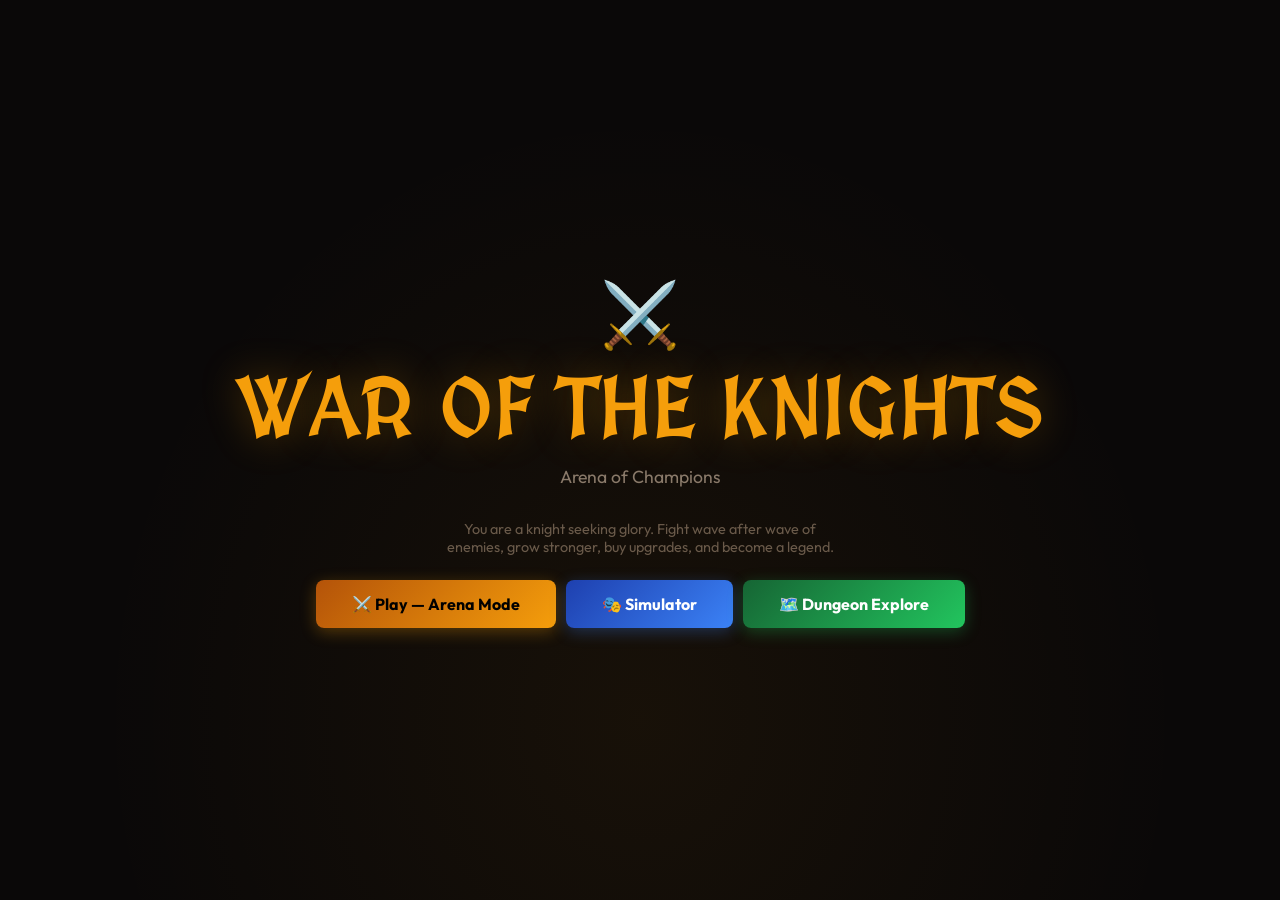
<file: knights/index.html>
<!DOCTYPE html>
<html lang="en">
<head>
    <meta charset="UTF-8">
    <meta name="viewport" content="width=device-width, initial-scale=1.0">
    <title>War of the Knights - Arena of Champions</title>
    <link rel="icon" href="data:image/svg+xml,<svg xmlns='http://www.w3.org/2000/svg' viewBox='0 0 100 100'><text y='.9em' font-size='90'>⚔️</text></svg>">
    <style>
        @import url('https://fonts.googleapis.com/css2?family=MedievalSharp&family=Outfit:wght@400;600;700;800&display=swap');
        *{margin:0;padding:0;box-sizing:border-box}
        :root{--gold:#f59e0b;--red:#ef4444;--green:#22c55e;--blue:#3b82f6;--bg:#0a0808;--card:rgba(255,255,255,.04);--border:rgba(255,255,255,.08)}
        body{font-family:'Outfit',sans-serif;background:var(--bg);color:#e8e0d4;min-height:100vh;overflow-x:hidden}
        /* Title */
        #title{min-height:100vh;display:flex;align-items:center;justify-content:center;flex-direction:column;text-align:center;background:radial-gradient(ellipse at 50% 80%,rgba(245,158,11,.06),transparent 60%),var(--bg);padding:20px}
        #title h1{font-family:'MedievalSharp',cursive;font-size:clamp(2.5rem,8vw,5rem);color:var(--gold);text-shadow:0 0 40px rgba(245,158,11,.3);letter-spacing:2px}
        #title .sub{color:#8a7a6a;font-size:1.1rem;margin:8px 0 32px}
        .btn{padding:14px 36px;background:linear-gradient(135deg,#b45309,var(--gold));color:#000;border:none;border-radius:8px;font-size:1rem;font-weight:700;cursor:pointer;font-family:inherit;transition:all .2s;box-shadow:0 4px 16px rgba(245,158,11,.3)}
        .btn:hover{transform:translateY(-2px);box-shadow:0 8px 24px rgba(245,158,11,.4)}
        .btn-sm{padding:10px 20px;font-size:.9rem}
        .btn-red{background:linear-gradient(135deg,#991b1b,var(--red));box-shadow:0 4px 16px rgba(239,68,68,.3)}
        .btn-green{background:linear-gradient(135deg,#166534,var(--green));color:#fff;box-shadow:0 4px 16px rgba(34,197,94,.3)}
        .btn-blue{background:linear-gradient(135deg,#1e40af,var(--blue));color:#fff;box-shadow:0 4px 16px rgba(59,130,246,.3)}
        .btn-ghost{background:var(--card);border:1px solid var(--border);color:#aaa;box-shadow:none}
        /* Game */
        #game{display:none;min-height:100vh;padding:16px;max-width:800px;margin:0 auto}
        .wave-banner{text-align:center;padding:20px;margin-bottom:16px}
        .wave-banner h2{font-family:'MedievalSharp',cursive;font-size:2rem;color:var(--gold)}
        .wave-banner p{color:#8a7a6a;font-size:.9rem}
        /* Stats bar */
        .stats-bar{display:flex;gap:10px;flex-wrap:wrap;justify-content:center;margin-bottom:16px}
        .stat{background:var(--card);border:1px solid var(--border);border-radius:10px;padding:8px 16px;display:flex;align-items:center;gap:6px;font-size:.85rem}
        .stat b{font-size:1.1rem}
        .stat .gold{color:var(--gold)}.stat .red{color:var(--red)}.stat .green{color:var(--green)}.stat .blue{color:var(--blue)}
        /* Battle area */
        .battle{display:grid;grid-template-columns:1fr auto 1fr;gap:16px;align-items:center;margin-bottom:20px}
        .fighter{background:var(--card);border:1px solid var(--border);border-radius:14px;padding:20px;text-align:center;position:relative;overflow:hidden}
        .fighter.player-card{border-color:rgba(59,130,246,.2)}
        .fighter.enemy-card{border-color:rgba(239,68,68,.2)}
        .fighter h3{font-family:'MedievalSharp',cursive;font-size:1.3rem;margin-bottom:8px}
        .fighter .sprite{font-size:4rem;margin:8px 0;display:block;transition:transform .2s}
        .fighter.shake .sprite{animation:shake .3s ease}
        .fighter.hit{animation:hitFlash .3s}
        @keyframes shake{0%,100%{transform:translateX(0)}25%{transform:translateX(-8px)}75%{transform:translateX(8px)}}
        @keyframes hitFlash{0%{background:rgba(239,68,68,.15)}100%{background:transparent}}
        .hp-bar{width:100%;height:10px;background:rgba(255,255,255,.06);border-radius:5px;overflow:hidden;margin:8px 0}
        .hp-fill{height:100%;border-radius:5px;transition:width .4s ease}
        .hp-fill.green{background:linear-gradient(90deg,#166534,var(--green))}.hp-fill.yellow{background:linear-gradient(90deg,#92400e,var(--gold))}.hp-fill.red{background:linear-gradient(90deg,#7f1d1d,var(--red))}
        .hp-text{font-size:.8rem;color:#999}
        .fighter-stats{display:flex;gap:12px;justify-content:center;font-size:.8rem;color:#888;margin-top:6px}
        /* VS */
        .vs{font-family:'MedievalSharp',cursive;font-size:2rem;color:var(--gold);text-shadow:0 0 20px rgba(245,158,11,.3)}
        /* Actions */
        .actions{display:grid;grid-template-columns:1fr 1fr;gap:8px;margin-bottom:16px}
        .act{padding:14px;background:var(--card);border:1px solid var(--border);border-radius:10px;cursor:pointer;transition:all .2s;text-align:center;font-family:inherit;color:#e8e0d4;font-size:.95rem;font-weight:600}
        .act:hover{border-color:var(--gold);background:rgba(245,158,11,.06);transform:translateY(-2px)}
        .act .icon{font-size:1.4rem;display:block;margin-bottom:4px}
        .act .desc{font-size:.75rem;color:#888;font-weight:400}
        /* Log */
        .log{background:var(--card);border:1px solid var(--border);border-radius:10px;padding:14px;max-height:200px;overflow-y:auto;margin-bottom:16px}
        .log-entry{padding:4px 0;font-size:.85rem;border-bottom:1px solid rgba(255,255,255,.03);animation:fadeIn .3s}
        .log-entry:last-child{border-bottom:none}
        .log-entry.dmg{color:#fca5a5}.log-entry.heal{color:#86efac}.log-entry.gold-log{color:#fcd34d}.log-entry.info{color:#93c5fd}.log-entry.crit{color:#f472b6;font-weight:700}
        @keyframes fadeIn{from{opacity:0;transform:translateY(-4px)}to{opacity:1;transform:translateY(0)}}
        /* Shop */
        #shop{display:none;min-height:100vh;padding:20px;max-width:600px;margin:0 auto}
        .shop-title{text-align:center;margin-bottom:20px}
        .shop-title h2{font-family:'MedievalSharp',cursive;font-size:2rem;color:var(--gold)}
        .shop-items{display:flex;flex-direction:column;gap:10px;margin-bottom:20px}
        .shop-item{display:flex;align-items:center;gap:14px;padding:16px;background:var(--card);border:1px solid var(--border);border-radius:10px;cursor:pointer;transition:all .2s}
        .shop-item:hover{border-color:var(--gold);background:rgba(245,158,11,.04)}
        .shop-item.cant{opacity:.4;cursor:not-allowed}
        .shop-icon{font-size:2rem}
        .shop-info{flex:1}
        .shop-info h4{font-size:1rem;margin-bottom:2px}.shop-info p{font-size:.8rem;color:#888}
        .shop-price{color:var(--gold);font-weight:700;font-size:1rem}
        /* Game Over */
        #gameover{display:none;min-height:100vh;align-items:center;justify-content:center;flex-direction:column;text-align:center;padding:20px}
        #gameover h1{font-family:'MedievalSharp',cursive;font-size:3rem;color:var(--red);margin-bottom:8px}
        #gameover .final{color:#888;margin-bottom:24px}
        /* Responsive */
        @media(max-width:600px){.battle{grid-template-columns:1fr;gap:8px}.vs{display:none}.actions{grid-template-columns:1fr}}
    </style>
</head>
<body>
    <div id="title">
        <div style="font-size:4rem;margin-bottom:8px">⚔️</div>
        <h1>WAR OF THE KNIGHTS</h1>
        <p class="sub">Arena of Champions</p>
        <p style="color:#6a5a4a;max-width:400px;margin-bottom:24px;font-size:.9rem">You are a knight seeking glory. Fight wave after wave of enemies, grow stronger, buy upgrades, and become a legend.</p>
        <div style="display:flex;gap:10px;flex-wrap:wrap;justify-content:center">
            <button class="btn" onclick="beginGame()">⚔️ Play — Arena Mode</button>
            <button class="btn btn-blue" onclick="showSimSetup()">🎭 Simulator</button>
            <button class="btn btn-green" onclick="startDungeon()">🗺️ Dungeon Explore</button>
        </div>
    </div>

    <div id="game">
        <div class="wave-banner"><h2 id="wave-title">Wave 1</h2><p id="wave-sub">A challenger approaches...</p></div>
        <div class="stats-bar" id="stats-bar"></div>
        <div class="battle">
            <div class="fighter player-card" id="player-card">
                <h3>You</h3>
                <span class="sprite" id="player-sprite">🛡️</span>
                <div class="hp-bar"><div class="hp-fill green" id="player-hp-fill" style="width:100%"></div></div>
                <div class="hp-text" id="player-hp-text">100/100</div>
                <div class="fighter-stats"><span>⚔️ <span id="p-atk">15</span></span><span>🛡️ <span id="p-def">5</span></span></div>
            </div>
            <div class="vs">VS</div>
            <div class="fighter enemy-card" id="enemy-card">
                <h3 id="enemy-name">Goblin</h3>
                <span class="sprite" id="enemy-sprite">👹</span>
                <div class="hp-bar"><div class="hp-fill red" id="enemy-hp-fill" style="width:100%"></div></div>
                <div class="hp-text" id="enemy-hp-text">30/30</div>
                <div class="fighter-stats"><span>⚔️ <span id="e-atk">8</span></span><span>Lvl <span id="e-lvl">1</span></span></div>
            </div>
        </div>
        <div class="actions" id="actions"></div>
        <div class="log" id="log"></div>
    </div>

    <div id="shop">
        <div class="shop-title">
            <div style="font-size:2.5rem;margin-bottom:4px">🛒</div>
            <h2>Arena Merchant</h2>
            <p style="color:#888;margin-bottom:4px">Gold: <span id="shop-gold" style="color:var(--gold);font-weight:700">0</span></p>
        </div>
        <div class="shop-items" id="shop-items"></div>
        <div style="text-align:center"><button class="btn" onclick="leaveShop()">Continue Fighting</button></div>
    </div>

    <!-- DUNGEON MODE -->
    <div id="dungeon-screen" style="display:none;min-height:100vh;padding:16px;max-width:700px;margin:0 auto">
        <div style="text-align:center;margin-bottom:12px">
            <h2 style="font-family:'MedievalSharp',cursive;font-size:1.5rem;color:var(--gold)">🗺️ Dungeon Explorer</h2>
            <p style="color:#888;font-size:.8rem">WASD to move | E use potion | Q quit | Reach the 🚪 to win</p>
        </div>
        <div class="d-stats-bar" id="d-stats" style="display:flex;gap:12px;justify-content:center;align-items:center;margin-bottom:12px;font-size:.9rem;flex-wrap:wrap"></div>
        <div id="d-grid" style="display:grid;grid-template-columns:repeat(10,1fr);gap:2px;max-width:500px;margin:0 auto 12px;aspect-ratio:10/8"></div>
        <div id="d-log" style="text-align:center;min-height:20px;font-size:.9rem;color:var(--gold);margin-bottom:12px"></div>
        <div style="display:flex;gap:6px;justify-content:center;flex-wrap:wrap">
            <button class="btn-sm btn" onclick="dungeonMove(0,-1)">⬆️ W</button>
            <button class="btn-sm btn" onclick="dungeonMove(-1,0)">⬅️ A</button>
            <button class="btn-sm btn" onclick="dungeonMove(0,1)">⬇️ S</button>
            <button class="btn-sm btn" onclick="dungeonMove(1,0)">➡️ D</button>
            <button class="btn-sm btn btn-green" onclick="dungeonUsePotion()">🧪 Potion</button>
            <button class="btn-sm btn btn-ghost" onclick="startDungeon()">🔄 New Map</button>
            <button class="btn-sm btn btn-ghost" onclick="show('title')">🏠 Menu</button>
        </div>
    </div>

    <style>
        .d-cell{aspect-ratio:1;display:flex;align-items:center;justify-content:center;border-radius:4px;font-size:clamp(.8rem,2.5vw,1.3rem);transition:all .15s}
        .d-floor{background:rgba(255,255,255,.03)}
        .d-wall{background:rgba(255,255,255,.12);border:1px solid rgba(255,255,255,.08)}
        .d-player{background:rgba(59,130,246,.25);border:2px solid rgba(59,130,246,.5);font-size:clamp(.9rem,3vw,1.5rem);color:#3b82f6;font-weight:900}
        .d-enemy{background:rgba(239,68,68,.15);border:1px solid rgba(239,68,68,.2)}
        .d-potion{background:rgba(34,197,94,.1);border:1px solid rgba(34,197,94,.15)}
        .d-exit{background:rgba(245,158,11,.15);border:1px solid rgba(245,158,11,.25);animation:exitPulse 1.5s ease infinite}
        @keyframes exitPulse{0%,100%{box-shadow:0 0 8px rgba(245,158,11,.2)}50%{box-shadow:0 0 16px rgba(245,158,11,.4)}}
    </style>

    <!-- SIMULATOR SETUP -->
    <div id="sim-setup" style="display:none;min-height:100vh;padding:20px;max-width:700px;margin:0 auto">
        <div style="text-align:center;margin-bottom:24px">
            <div style="font-size:3rem">🎭</div>
            <h2 style="font-family:'MedievalSharp',cursive;font-size:2rem;color:var(--gold)">Battle Simulator</h2>
            <p style="color:#888;font-size:.9rem">Set up two knights and watch them fight automatically.</p>
        </div>
        <div style="display:grid;grid-template-columns:1fr 1fr;gap:16px;margin-bottom:20px">
            <div style="background:var(--card);border:1px solid rgba(59,130,246,.2);border-radius:12px;padding:18px">
                <h3 style="color:var(--blue);font-family:'MedievalSharp',cursive;margin-bottom:12px">🔵 Knight 1</h3>
                <label style="font-size:.8rem;color:#888;display:block;margin-bottom:4px">Name</label>
                <input id="k1-name" value="Sir Arthur" style="width:100%;padding:8px;background:rgba(255,255,255,.05);border:1px solid var(--border);border-radius:6px;color:#fff;font-family:inherit;margin-bottom:8px">
                <label style="font-size:.8rem;color:#888;display:block;margin-bottom:4px">HP (80-150)</label>
                <input id="k1-hp" type="number" value="100" min="80" max="150" style="width:100%;padding:8px;background:rgba(255,255,255,.05);border:1px solid var(--border);border-radius:6px;color:#fff;font-family:inherit;margin-bottom:8px">
                <label style="font-size:.8rem;color:#888;display:block;margin-bottom:4px">Attack (10-25)</label>
                <input id="k1-atk" type="number" value="15" min="10" max="25" style="width:100%;padding:8px;background:rgba(255,255,255,.05);border:1px solid var(--border);border-radius:6px;color:#fff;font-family:inherit;margin-bottom:8px">
                <label style="font-size:.8rem;color:#888;display:block;margin-bottom:4px">Defense (2-10)</label>
                <input id="k1-def" type="number" value="5" min="2" max="10" style="width:100%;padding:8px;background:rgba(255,255,255,.05);border:1px solid var(--border);border-radius:6px;color:#fff;font-family:inherit">
            </div>
            <div style="background:var(--card);border:1px solid rgba(239,68,68,.2);border-radius:12px;padding:18px">
                <h3 style="color:var(--red);font-family:'MedievalSharp',cursive;margin-bottom:12px">🔴 Knight 2</h3>
                <label style="font-size:.8rem;color:#888;display:block;margin-bottom:4px">Name</label>
                <input id="k2-name" value="Sir Lancelot" style="width:100%;padding:8px;background:rgba(255,255,255,.05);border:1px solid var(--border);border-radius:6px;color:#fff;font-family:inherit;margin-bottom:8px">
                <label style="font-size:.8rem;color:#888;display:block;margin-bottom:4px">HP (80-150)</label>
                <input id="k2-hp" type="number" value="100" min="80" max="150" style="width:100%;padding:8px;background:rgba(255,255,255,.05);border:1px solid var(--border);border-radius:6px;color:#fff;font-family:inherit;margin-bottom:8px">
                <label style="font-size:.8rem;color:#888;display:block;margin-bottom:4px">Attack (10-25)</label>
                <input id="k2-atk" type="number" value="15" min="10" max="25" style="width:100%;padding:8px;background:rgba(255,255,255,.05);border:1px solid var(--border);border-radius:6px;color:#fff;font-family:inherit;margin-bottom:8px">
                <label style="font-size:.8rem;color:#888;display:block;margin-bottom:4px">Defense (2-10)</label>
                <input id="k2-def" type="number" value="5" min="2" max="10" style="width:100%;padding:8px;background:rgba(255,255,255,.05);border:1px solid var(--border);border-radius:6px;color:#fff;font-family:inherit">
            </div>
        </div>
        <div style="text-align:center;margin-bottom:12px">
            <p style="color:#888;font-size:.85rem;margin-bottom:8px">Speed</p>
            <select id="sim-speed" style="padding:8px 16px;background:rgba(255,255,255,.05);border:1px solid var(--border);border-radius:6px;color:#fff;font-family:inherit;font-size:.9rem">
                <option value="200">⚡ Fast</option>
                <option value="600" selected>⏱️ Normal</option>
                <option value="1200">🐢 Slow</option>
            </select>
        </div>
        <div style="display:flex;gap:10px;justify-content:center">
            <button class="btn" onclick="startSim()">⚔️ Start Battle</button>
            <button class="btn btn-ghost" onclick="randomizeKnights()">🎲 Randomize</button>
            <button class="btn btn-ghost" onclick="show('title')">Back</button>
        </div>
    </div>

    <!-- SIMULATOR VIEW -->
    <div id="sim-battle" style="display:none;min-height:100vh;padding:16px;max-width:800px;margin:0 auto">
        <div style="text-align:center;margin-bottom:12px">
            <h2 style="font-family:'MedievalSharp',cursive;font-size:1.5rem;color:var(--gold)" id="sim-round">Round 1</h2>
        </div>
        <div class="battle">
            <div class="fighter player-card" id="sim-k1-card">
                <h3 id="sim-k1-name" style="color:var(--blue)">Knight 1</h3>
                <span class="sprite">⚔️</span>
                <div class="hp-bar"><div class="hp-fill green" id="sim-k1-hp" style="width:100%"></div></div>
                <div class="hp-text" id="sim-k1-hp-text">100/100</div>
                <div class="fighter-stats"><span>⚔️ <span id="sim-k1-atk">15</span></span><span>🛡️ <span id="sim-k1-def">5</span></span></div>
            </div>
            <div class="vs">VS</div>
            <div class="fighter enemy-card" id="sim-k2-card">
                <h3 id="sim-k2-name" style="color:var(--red)">Knight 2</h3>
                <span class="sprite">⚔️</span>
                <div class="hp-bar"><div class="hp-fill red" id="sim-k2-hp" style="width:100%"></div></div>
                <div class="hp-text" id="sim-k2-hp-text">100/100</div>
                <div class="fighter-stats"><span>⚔️ <span id="sim-k2-atk">15</span></span><span>🛡️ <span id="sim-k2-def">5</span></span></div>
            </div>
        </div>
        <div class="log" id="sim-log" style="max-height:300px"></div>
        <div style="text-align:center;margin-top:12px" id="sim-controls">
            <button class="btn btn-ghost" onclick="show('sim-setup')">Back to Setup</button>
            <button class="btn" onclick="startSim()">🔄 Rematch</button>
            <button class="btn btn-ghost" onclick="show('title')">Main Menu</button>
        </div>
    </div>

    <div id="gameover">
        <div style="font-size:4rem;margin-bottom:8px">💀</div>
        <h1>DEFEATED</h1>
        <p class="final" id="final-stats"></p>
        <button class="btn" onclick="beginGame()">Try Again</button>
    </div>

    <script src="game.js"></script>
</body>
</html>
</file>
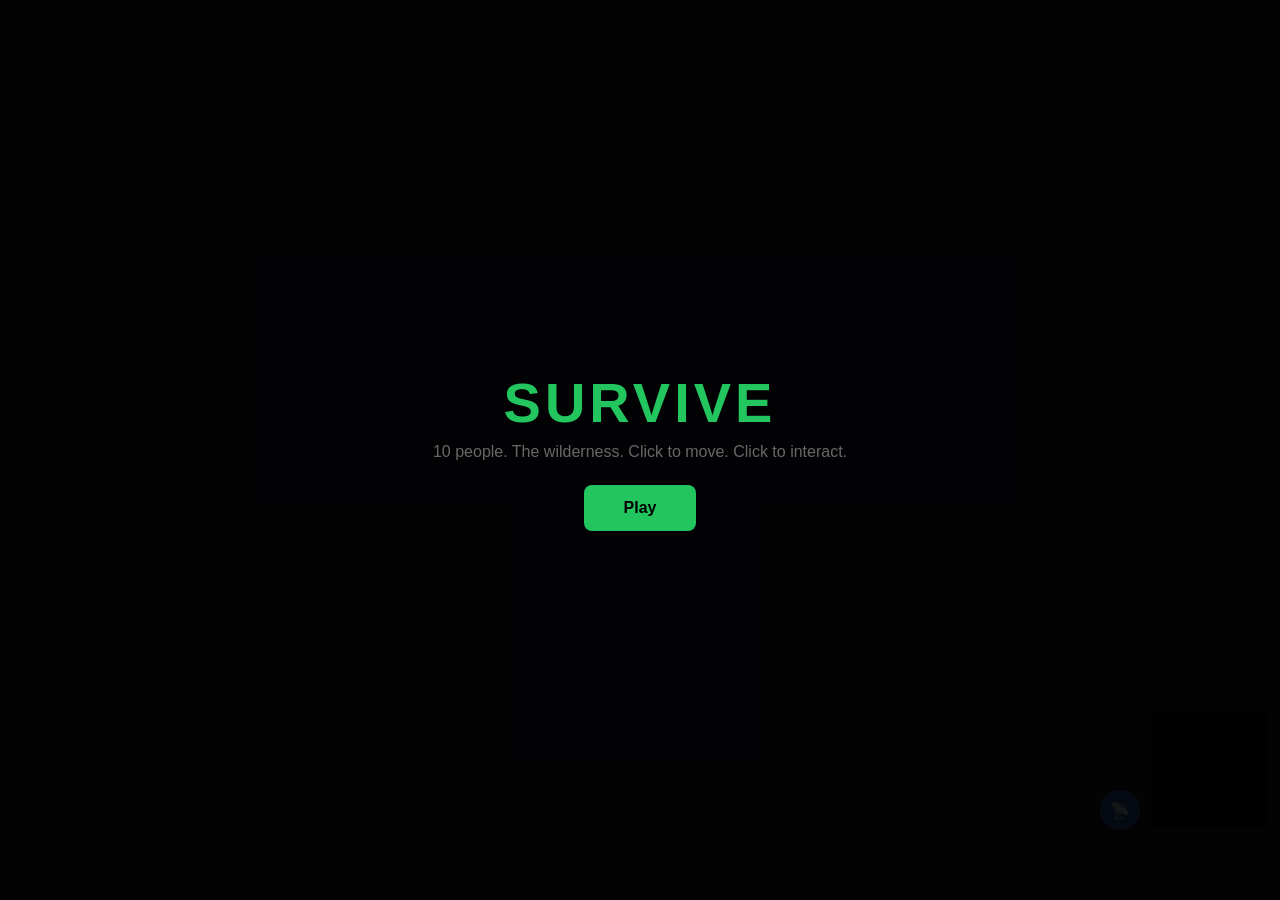
<file: survive/index.html>
<!DOCTYPE html>
<html lang="en">
<head>
    <meta charset="UTF-8">
    <meta name="viewport" content="width=device-width, initial-scale=1.0, user-scalable=no">
    <title>Survive</title>
    <link rel="icon" href="data:image/svg+xml,<svg xmlns='http://www.w3.org/2000/svg' viewBox='0 0 100 100'><text y='.9em' font-size='90'>🌲</text></svg>">
    <style>
        *{margin:0;padding:0;box-sizing:border-box}
        body{background:#1a1a2e;overflow:hidden;font-family:'Segoe UI',sans-serif;user-select:none;-webkit-user-select:none}
        canvas{display:block;cursor:crosshair}
        #ui{position:fixed;top:0;left:0;width:100%;pointer-events:none;z-index:10}
        .hud{display:flex;justify-content:space-between;padding:8px 12px;gap:8px;flex-wrap:wrap}
        .hud-box{background:rgba(0,0,0,.7);border:1px solid rgba(255,255,255,.08);border-radius:8px;padding:5px 10px;color:#fff;font-size:11px;display:flex;align-items:center;gap:5px}
        .hud-box b{font-size:14px}
        .hb-low{color:#ef4444}.hb-ok{color:#f59e0b}.hb-good{color:#22c55e}
        #hotbar{position:fixed;bottom:10px;left:50%;transform:translateX(-50%);display:flex;gap:3px;z-index:10;pointer-events:auto}
        .hb-slot{width:48px;height:48px;background:rgba(0,0,0,.7);border:2px solid rgba(255,255,255,.1);border-radius:8px;display:flex;flex-direction:column;align-items:center;justify-content:center;cursor:pointer;font-size:18px;position:relative;transition:all .15s}
        .hb-slot.active{border-color:#f59e0b;background:rgba(245,158,11,.15)}
        .hb-slot .key{position:absolute;top:1px;left:4px;font-size:8px;color:rgba(255,255,255,.3)}
        .hb-slot .cnt{position:absolute;bottom:1px;right:4px;font-size:9px;color:#f59e0b;font-weight:700}
        #tooltip{position:fixed;background:rgba(0,0,0,.85);color:#fff;padding:6px 12px;border-radius:6px;font-size:12px;pointer-events:none;z-index:20;display:none;border:1px solid rgba(255,255,255,.1);max-width:200px}
        #log{position:fixed;bottom:70px;left:10px;z-index:10;pointer-events:none;max-width:300px}
        .log-msg{background:rgba(0,0,0,.6);color:#aaa;padding:4px 10px;border-radius:5px;font-size:11px;margin-top:3px;border-left:2px solid #444;animation:logIn .3s}
        .log-msg.good{border-left-color:#22c55e;color:#86efac}
        .log-msg.bad{border-left-color:#ef4444;color:#fca5a5}
        .log-msg.warn{border-left-color:#f59e0b;color:#fcd34d}
        @keyframes logIn{from{opacity:0;transform:translateY(8px)}to{opacity:1;transform:translateY(0)}}
        #title{position:fixed;inset:0;background:rgba(0,0,0,.9);display:flex;align-items:center;justify-content:center;flex-direction:column;z-index:100}
        #title h1{font-size:56px;font-weight:800;color:#22c55e;letter-spacing:4px}
        #title p{color:rgba(255,255,255,.4);margin:8px 0 24px}
        #title button{padding:14px 40px;background:#22c55e;color:#000;border:none;border-radius:8px;font-size:16px;font-weight:700;cursor:pointer;pointer-events:auto}
        #title button:hover{background:#16a34a}
        #title.hidden{display:none}
        #minimap{position:fixed;bottom:70px;right:10px;width:120px;height:120px;background:rgba(0,0,0,.5);border:1px solid rgba(255,255,255,.1);border-radius:8px;z-index:10;overflow:hidden}
        #dayover{position:fixed;inset:0;background:#000;z-index:90;display:flex;align-items:center;justify-content:center;opacity:0;pointer-events:none;transition:opacity .4s}
        #dayover.show{opacity:1}
        #dayover h2{color:#8caf8c;font-size:24px}
        #ai-btn{position:fixed;bottom:70px;right:140px;width:40px;height:40px;background:rgba(59,130,246,.7);border:1px solid rgba(59,130,246,.4);border-radius:50%;display:flex;align-items:center;justify-content:center;z-index:15;cursor:pointer;pointer-events:auto;font-size:16px}
        #ai-chat{display:none;position:fixed;bottom:120px;right:10px;width:300px;z-index:50;pointer-events:auto}
        .ai-box{background:rgba(0,0,0,.85);border:1px solid rgba(59,130,246,.3);border-radius:10px;overflow:hidden}
        .ai-head{padding:8px 12px;border-bottom:1px solid rgba(255,255,255,.05);color:#3b82f6;font-size:12px;font-weight:700}
        .ai-msgs{max-height:120px;overflow-y:auto;padding:8px;display:flex;flex-direction:column;gap:4px}
        .ai-m{font-size:11px;padding:4px 8px;border-radius:6px;max-width:85%}
        .ai-m.ai{background:rgba(59,130,246,.12);color:#93c5fd;align-self:flex-start}
        .ai-m.me{background:rgba(255,255,255,.06);color:#ccc;align-self:flex-end}
        .ai-inp{display:flex;gap:4px;padding:8px;border-top:1px solid rgba(255,255,255,.05)}
        .ai-inp input{flex:1;padding:6px 8px;background:rgba(255,255,255,.05);border:1px solid rgba(255,255,255,.1);border-radius:6px;color:#fff;font-size:11px;outline:none;font-family:inherit}
        .ai-inp button{padding:6px 12px;background:#3b82f6;color:#fff;border:none;border-radius:6px;font-size:11px;font-weight:700;cursor:pointer}
    </style>
</head>
<body>
    <canvas id="game"></canvas>
    <div id="title"><h1>SURVIVE</h1><p>10 people. The wilderness. Click to move. Click to interact.</p><button onclick="start()">Play</button></div>
    <div id="dayover"><h2 id="daytext"></h2></div>
    <div id="ui"><div class="hud" id="hud"></div></div>
    <div id="hotbar"></div>
    <div id="tooltip"></div>
    <div id="log"></div>
    <div id="minimap"><canvas id="mmc" width="120" height="120"></canvas></div>
    <div id="ai-btn" onclick="toggleAI()">📡</div>
    <div id="ai-chat"><div class="ai-box"><div class="ai-head">📡 AI Radio</div><div class="ai-msgs" id="ai-msgs"></div><div class="ai-inp"><input id="ai-in" placeholder="Ask anything..." onkeydown="if(event.key==='Enter')sendAI()"><button onclick="sendAI()">Send</button></div></div></div>
    <script src="game.js"></script>
</body>
</html>
</file>
<file: debate/style.css>
/* === Reset & Base === */
*, *::before, *::after {
    margin: 0;
    padding: 0;
    box-sizing: border-box;
}

:root {
    --primary: #7C3AED;
    --primary-glow: rgba(124, 58, 237, 0.4);
    --primary-light: rgba(124, 58, 237, 0.12);
    --neon-cyan: #06D6A0;
    --neon-cyan-glow: rgba(6, 214, 160, 0.3);
    --neon-pink: #FF006E;
    --neon-pink-glow: rgba(255, 0, 110, 0.3);
    --neon-orange: #FB5607;
    --neon-yellow: #FFBE0B;
    --for-color: #06D6A0;
    --for-bg: rgba(6, 214, 160, 0.12);
    --for-glow: rgba(6, 214, 160, 0.25);
    --against-color: #FF006E;
    --against-bg: rgba(255, 0, 110, 0.12);
    --against-glow: rgba(255, 0, 110, 0.25);
    --bg: #0A0A1A;
    --bg-elevated: #111128;
    --bg-card: rgba(255, 255, 255, 0.04);
    --bg-card-hover: rgba(255, 255, 255, 0.07);
    --bg-glass: rgba(255, 255, 255, 0.06);
    --bg-glass-border: rgba(255, 255, 255, 0.08);
    --text: #F0F0FF;
    --text-secondary: #A0A0C0;
    --text-dim: #606080;
    --radius: 20px;
    --radius-sm: 14px;
    --radius-xs: 10px;
    --shadow: 0 8px 32px rgba(0, 0, 0, 0.4);
    --shadow-hover: 0 16px 48px rgba(0, 0, 0, 0.5);
    --nav-height: 64px;
}

/* Light theme */
[data-theme="light"] {
    --bg: #F4F2FF;
    --bg-elevated: #FFFFFF;
    --bg-card: rgba(0, 0, 0, 0.03);
    --bg-card-hover: rgba(0, 0, 0, 0.06);
    --bg-glass: rgba(255, 255, 255, 0.8);
    --bg-glass-border: rgba(0, 0, 0, 0.08);
    --text: #1A1A2E;
    --text-secondary: #5A5A7A;
    --text-dim: #9999B0;
    --shadow: 0 8px 32px rgba(0, 0, 0, 0.08);
    --shadow-hover: 0 16px 48px rgba(0, 0, 0, 0.12);
}
[data-theme="light"] .bg-glow { opacity: 0.25; }
[data-theme="light"] #particles-canvas { opacity: 0.4; }
[data-theme="light"] .chat-bubble.user { box-shadow: 0 4px 20px rgba(124,58,237,0.2); }
[data-theme="light"] .navbar { background: rgba(255,255,255,0.85); }
[data-theme="light"] .debate-header { background: rgba(255,255,255,0.9); }
[data-theme="light"] .debate-input-area { background: rgba(255,255,255,0.95); }
[data-theme="light"] .settings-panel { background: #FFFFFF; }
[data-theme="light"] .login-overlay { background: var(--bg); }
[data-theme="light"] .confirm-dialog { background: #FFFFFF; }
[data-theme="light"] .draft-editor { background: #FFFFFF; }
[data-theme="light"] .nav-link.active { color: #fff; }
[data-theme="light"] .toast { background: #FFFFFF; }
[data-theme="light"] .logo-badge { box-shadow: 0 8px 24px rgba(124,58,237,0.2); }
[data-theme="light"] ::selection { background: rgba(124,58,237,0.15); }

html {
    scroll-behavior: smooth;
}

::selection {
    background: rgba(124, 58, 237, 0.3);
    color: var(--text);
}

/* Gradient border util */
.glow-border {
    position: relative;
}
.glow-border::before {
    content: '';
    position: absolute; inset: -1px;
    border-radius: inherit;
    background: linear-gradient(135deg, var(--primary), var(--neon-cyan), var(--neon-pink));
    z-index: -1;
    opacity: 0;
    transition: opacity 0.4s;
}
.glow-border:hover::before { opacity: 0.6; }

:focus-visible {
    outline: 2px solid var(--primary);
    outline-offset: 2px;
}

body {
    font-family: "Outfit", -apple-system, BlinkMacSystemFont, "Segoe UI", Roboto, sans-serif;
    background: var(--bg);
    color: var(--text);
    line-height: 1.6;
    min-height: 100vh;
    overflow-x: hidden;
    padding-top: var(--nav-height);
}

/* No animations mode */
body.no-animations * {
    animation: none !important;
    transition: none !important;
}
body.no-animations #particles-canvas,
body.no-animations .bg-glow {
    display: none;
}

/* === Background Effects === */
#particles-canvas {
    position: fixed;
    top: 0; left: 0; width: 100%; height: 100%;
    pointer-events: none;
    z-index: 0;
}
.bg-glow {
    position: fixed;
    border-radius: 50%;
    filter: blur(120px);
    pointer-events: none;
    z-index: 0;
    animation: glowDrift 12s ease-in-out infinite alternate;
}
.bg-glow-1 { width: 500px; height: 500px; background: var(--primary-glow); top: -150px; left: -100px; }
.bg-glow-2 { width: 400px; height: 400px; background: var(--neon-cyan-glow); bottom: -100px; right: -80px; animation-delay: -4s; }
.bg-glow-3 { width: 350px; height: 350px; background: var(--neon-pink-glow); top: 40%; left: 50%; animation-delay: -8s; opacity: 0.4; }
@keyframes glowDrift {
    0% { transform: translate(0, 0) scale(1); }
    100% { transform: translate(30px, -20px) scale(1.1); }
}

/* === NAVBAR === */
.navbar {
    position: fixed;
    top: 0; left: 0; right: 0;
    height: var(--nav-height);
    background: rgba(10, 10, 26, 0.8);
    backdrop-filter: blur(24px);
    -webkit-backdrop-filter: blur(24px);
    border-bottom: 1px solid var(--bg-glass-border);
    z-index: 100;
    display: flex;
    align-items: center;
}
.nav-inner {
    width: 100%;
    max-width: 1200px;
    margin: 0 auto;
    padding: 0 24px;
    display: flex;
    align-items: center;
    justify-content: space-between;
    gap: 24px;
}
.nav-logo {
    display: flex;
    align-items: center;
    gap: 10px;
    text-decoration: none;
    flex-shrink: 0;
    transition: all 0.3s;
}
.nav-logo:hover .nav-logo-icon {
    box-shadow: 0 4px 16px var(--primary-glow);
    transform: scale(1.05);
}
.nav-logo:hover .nav-logo-text { color: var(--text); }
.nav-logo-icon {
    font-size: 1.4rem;
    width: 36px; height: 36px;
    background: linear-gradient(135deg, var(--primary), var(--neon-pink));
    border-radius: 10px;
    display: flex; align-items: center; justify-content: center;
    flex-shrink: 0;
    transition: all 0.3s;
}
.nav-logo-text {
    font-family: "Space Grotesk", sans-serif;
    font-size: 1.2rem;
    font-weight: 700;
    color: var(--text);
}
.logo-pro {
    background: linear-gradient(135deg, var(--neon-cyan), var(--primary));
    -webkit-background-clip: text;
    -webkit-text-fill-color: transparent;
    background-clip: text;
    font-weight: 700;
}
.nav-links {
    display: flex;
    gap: 4px;
    background: var(--bg-card);
    border: 1px solid var(--bg-glass-border);
    border-radius: 12px;
    padding: 4px;
    overflow-x: auto;
    scrollbar-width: none;
    -ms-overflow-style: none;
    flex-shrink: 1;
    min-width: 0;
}
.nav-links::-webkit-scrollbar { display: none; }
.nav-link {
    padding: 8px 14px;
    border-radius: 9px;
    font-size: 0.84rem;
    font-weight: 600;
    color: var(--text-dim);
    text-decoration: none;
    transition: all 0.2s;
    cursor: pointer;
    user-select: none;
    -webkit-user-select: none;
    border: none;
    background: transparent;
    font-family: inherit;
    line-height: 1;
    white-space: nowrap;
    flex-shrink: 0;
}
.nav-link:hover {
    color: var(--text-secondary);
    background: var(--bg-card-hover);
}
.nav-link.active {
    color: var(--text);
    background: var(--primary);
    box-shadow: 0 2px 8px var(--primary-glow);
}
.nav-right {
    display: flex;
    align-items: center;
    gap: 12px;
}
.nav-stats {
    display: flex;
    gap: 10px;
}
.stat-badge {
    display: flex;
    align-items: center;
    gap: 5px;
    font-size: 0.85rem;
    font-weight: 600;
    color: var(--text-secondary);
    padding: 5px 10px;
    border-radius: 8px;
    background: var(--bg-card);
    border: 1px solid var(--bg-glass-border);
}
.stat-badge svg { opacity: 0.7; }
.win-badge { color: var(--neon-cyan); }
.win-badge svg { stroke: var(--neon-cyan); }
.total-badge { color: var(--text-secondary); }
.nav-settings-btn {
    width: 40px; height: 40px;
    border-radius: 12px;
    border: 1px solid var(--bg-glass-border);
    background: var(--bg-card);
    color: var(--text-secondary);
    display: flex; align-items: center; justify-content: center;
    cursor: pointer;
    transition: all 0.2s;
}
.nav-settings-btn:hover {
    color: var(--text);
    background: var(--bg-card-hover);
    border-color: var(--primary);
}
.nav-hamburger {
    display: none;
    flex-direction: column;
    gap: 5px;
    background: none;
    border: none;
    cursor: pointer;
    padding: 8px;
}
.nav-hamburger span {
    display: block;
    width: 22px;
    height: 2px;
    background: var(--text-secondary);
    border-radius: 1px;
    transition: all 0.3s;
}

/* === SETTINGS PANEL === */
.settings-overlay {
    position: fixed;
    inset: 0;
    background: rgba(0,0,0,0.5);
    z-index: 200;
    opacity: 0;
    pointer-events: none;
    transition: opacity 0.3s;
}
.settings-overlay.open {
    opacity: 1;
    pointer-events: auto;
}
.settings-panel {
    position: fixed;
    top: 0; right: -420px;
    width: 400px;
    max-width: 90vw;
    height: 100vh;
    background: var(--bg-elevated);
    border-left: 1px solid var(--bg-glass-border);
    z-index: 201;
    display: flex;
    flex-direction: column;
    transition: right 0.35s cubic-bezier(0.16, 1, 0.3, 1);
    overflow-y: auto;
}
.settings-panel.open {
    right: 0;
}
.settings-header {
    display: flex;
    align-items: center;
    justify-content: space-between;
    padding: 24px 24px 16px;
    border-bottom: 1px solid var(--bg-glass-border);
}
.settings-header h2 {
    font-family: "Space Grotesk", sans-serif;
    font-size: 1.3rem;
}
.settings-close {
    width: 36px; height: 36px;
    border-radius: 10px;
    border: 1px solid var(--bg-glass-border);
    background: var(--bg-card);
    color: var(--text-secondary);
    display: flex; align-items: center; justify-content: center;
    cursor: pointer;
    transition: all 0.2s;
}
.settings-close:hover {
    background: var(--against-bg);
    border-color: var(--against-color);
    color: var(--against-color);
}
.settings-body {
    padding: 16px 24px 32px;
    flex: 1;
}
.settings-group {
    margin-bottom: 28px;
}
.settings-group h3 {
    font-size: 0.78rem;
    font-weight: 700;
    text-transform: uppercase;
    letter-spacing: 2px;
    color: var(--text-dim);
    margin-bottom: 14px;
    padding-bottom: 8px;
    border-bottom: 1px solid var(--bg-glass-border);
}
.setting-row {
    display: flex;
    align-items: center;
    justify-content: space-between;
    padding: 14px 0;
    gap: 16px;
}
.setting-info { flex: 1; }
.setting-label {
    display: block;
    font-size: 0.95rem;
    font-weight: 600;
    color: var(--text);
}
.setting-hint {
    display: block;
    font-size: 0.82rem;
    color: var(--text-dim);
    margin-top: 2px;
}

/* Toggle switch */
.toggle-switch { position: relative; cursor: pointer; }
.toggle-switch input { display: none; }
.toggle-track {
    display: block;
    width: 48px; height: 26px;
    border-radius: 13px;
    background: var(--bg-card);
    border: 1px solid var(--bg-glass-border);
    transition: all 0.3s;
    position: relative;
}
.toggle-thumb {
    position: absolute;
    top: 3px; left: 3px;
    width: 18px; height: 18px;
    border-radius: 50%;
    background: var(--text-dim);
    transition: all 0.3s;
}
.toggle-switch input:checked + .toggle-track {
    background: var(--primary-light);
    border-color: var(--primary);
}
.toggle-switch input:checked + .toggle-track .toggle-thumb {
    transform: translateX(22px);
    background: var(--primary);
}

/* Theme toggle */
.theme-toggle {
    width: 64px; height: 32px;
    border-radius: 16px;
    background: var(--bg-card);
    border: 1px solid var(--bg-glass-border);
    position: relative;
    cursor: pointer;
    display: flex;
    align-items: center;
    justify-content: space-between;
    padding: 0 6px;
    transition: all 0.3s;
}
.theme-icon-dark, .theme-icon-light { font-size: 0.9rem; position: relative; z-index: 1; }
.theme-slider {
    position: absolute;
    top: 3px; left: 3px;
    width: 24px; height: 24px;
    border-radius: 50%;
    background: var(--primary);
    transition: transform 0.3s;
}
[data-theme="light"] .theme-slider { transform: translateX(32px); }

/* Select */
.setting-select {
    padding: 8px 12px;
    border-radius: 8px;
    border: 1px solid var(--bg-glass-border);
    background: var(--bg-card);
    color: var(--text);
    font-family: inherit;
    font-size: 0.9rem;
    cursor: pointer;
    outline: none;
}
.setting-select:focus { border-color: var(--primary); }

.setting-danger-btn {
    padding: 8px 20px;
    border-radius: 8px;
    border: 1px solid var(--against-color);
    background: var(--against-bg);
    color: var(--against-color);
    font-family: inherit;
    font-size: 0.9rem;
    font-weight: 600;
    cursor: pointer;
    transition: all 0.2s;
}
.setting-danger-btn:hover {
    background: var(--against-color);
    color: white;
}

/* === Screens === */
.screen {
    display: none;
    position: relative;
    z-index: 1;
    min-height: calc(100vh - var(--nav-height));
}
.screen.active {
    display: flex;
    flex-direction: column;
    align-items: center;
}

/* === SETUP SCREEN === */
.setup-container {
    max-width: 680px;
    width: 100%;
    padding: 24px 20px 60px;
}
.setup-logo {
    text-align: center;
    margin-bottom: 44px;
}
.logo-badge {
    width: 72px; height: 72px;
    margin: 0 auto 16px;
    background: linear-gradient(135deg, var(--primary), var(--neon-pink));
    border-radius: 22px;
    display: flex; align-items: center; justify-content: center;
    box-shadow: 0 8px 32px var(--primary-glow), 0 0 60px var(--neon-pink-glow);
    animation: logoPulse 3s ease-in-out infinite;
}
.logo-bolt { font-size: 2.2rem; filter: brightness(2); }
@keyframes logoPulse {
    0%, 100% { box-shadow: 0 8px 32px var(--primary-glow), 0 0 60px var(--neon-pink-glow); }
    50% { box-shadow: 0 8px 48px var(--primary-glow), 0 0 90px var(--neon-pink-glow); transform: scale(1.04); }
}
.setup-logo h1 {
    font-family: "Space Grotesk", sans-serif;
    font-size: 3.2rem;
    font-weight: 700;
    letter-spacing: -1px;
    background: linear-gradient(135deg, var(--text) 0%, var(--text) 40%, var(--primary) 100%);
    -webkit-background-clip: text; -webkit-text-fill-color: transparent; background-clip: text;
}
.setup-logo .tagline {
    color: var(--text-secondary);
    font-size: 1.15rem;
    margin-top: 6px;
}
.tagline-bar { display: flex; justify-content: center; gap: 8px; margin-top: 16px; }
.bar-dot { width: 6px; height: 6px; border-radius: 50%; background: var(--primary); opacity: 0.5; }
.bar-dot:nth-child(2) { background: var(--neon-cyan); }
.bar-dot:nth-child(3) { background: var(--neon-pink); }

/* Hero features strip */
.hero-features {
    display: flex; justify-content: center; gap: 16px; margin-top: 24px; flex-wrap: wrap;
}
.hero-feat {
    display: flex; align-items: center; gap: 6px;
    padding: 8px 16px; border-radius: 10px;
    background: var(--bg-card); border: 1px solid var(--bg-glass-border);
    font-size: 0.82rem; font-weight: 600; color: var(--text-secondary);
    transition: all 0.3s;
}
.hero-feat:hover { border-color: var(--primary); color: var(--text); transform: translateY(-2px); }
.hero-feat-icon { font-size: 1rem; }

/* Setup Steps */
.setup-step { display: none; animation: fadeSlideUp 0.5s cubic-bezier(0.16, 1, 0.3, 1); }
.setup-step.active { display: block; }
@keyframes fadeSlideUp {
    from { opacity: 0; transform: translateY(24px); }
    to { opacity: 1; transform: translateY(0); }
}
@keyframes scaleIn {
    from { opacity: 0; transform: scale(0.95); }
    to { opacity: 1; transform: scale(1); }
}
.setup-step h2 {
    font-family: "Space Grotesk", sans-serif;
    font-size: 1.9rem;
    text-align: center;
    color: var(--text);
    margin-bottom: 6px;
    font-weight: 700;
    letter-spacing: -0.5px;
}
.step-desc {
    text-align: center;
    color: var(--text-secondary);
    margin-bottom: 28px;
    font-size: 1.05rem;
}

/* Age Buttons */
.age-options { display: grid; grid-template-columns: repeat(2, 1fr); gap: 16px; }
.age-btn {
    position: relative;
    display: flex; flex-direction: column; align-items: center; gap: 8px;
    padding: 28px 16px;
    border: 1px solid var(--bg-glass-border);
    border-radius: var(--radius);
    background: var(--bg-card);
    backdrop-filter: blur(16px); -webkit-backdrop-filter: blur(16px);
    cursor: pointer;
    transition: all 0.3s cubic-bezier(0.16, 1, 0.3, 1);
    font-family: inherit; overflow: hidden;
}
.card-glow {
    position: absolute; top: 50%; left: 50%; width: 120%; height: 120%;
    transform: translate(-50%, -50%);
    background: radial-gradient(circle, var(--primary-glow), transparent 70%);
    opacity: 0; transition: opacity 0.4s; pointer-events: none;
}
.age-btn:hover { transform: translateY(-4px) scale(1.02); border-color: rgba(124,58,237,0.4); background: var(--bg-card-hover); box-shadow: 0 8px 24px rgba(124,58,237,0.15); }
.age-btn:hover .card-glow { opacity: 0.3; }
.age-btn.selected { border-color: var(--primary); background: var(--primary-light); box-shadow: 0 0 30px var(--primary-glow); }
.age-btn.selected .card-glow { opacity: 0.5; }
.age-emoji { font-size: 2.8rem; }
.age-label { font-size: 1.5rem; font-weight: 700; color: var(--text); font-family: "Space Grotesk", sans-serif; }
.age-sub { font-size: 0.85rem; color: var(--text-secondary); font-weight: 500; }

/* Skill Buttons */
.skill-options { display: flex; flex-direction: column; gap: 14px; }
.skill-btn {
    display: flex; align-items: center; gap: 18px; padding: 20px 24px;
    border: 1px solid var(--bg-glass-border); border-radius: var(--radius);
    background: var(--bg-card); backdrop-filter: blur(16px); -webkit-backdrop-filter: blur(16px);
    cursor: pointer; transition: all 0.3s cubic-bezier(0.16, 1, 0.3, 1);
    text-align: left; font-family: inherit;
}
.skill-btn:hover { transform: translateY(-2px); border-color: rgba(124,58,237,0.4); background: var(--bg-card-hover); box-shadow: 0 8px 24px rgba(124,58,237,0.12); }
.skill-btn.selected { border-color: var(--primary); background: var(--primary-light); box-shadow: 0 0 30px var(--primary-glow); }
.skill-icon-wrap { width: 52px; height: 52px; border-radius: 16px; display: flex; align-items: center; justify-content: center; flex-shrink: 0; }
.beginner-wrap { background: rgba(6,214,160,0.15); }
.inter-wrap { background: rgba(251,86,7,0.15); }
.advanced-wrap { background: rgba(124,58,237,0.15); }
.skill-icon { font-size: 1.8rem; }
.skill-text { flex: 1; }
.skill-name { font-size: 1.15rem; font-weight: 700; display: block; color: var(--text); font-family: "Space Grotesk", sans-serif; }
.skill-desc { font-size: 0.9rem; color: var(--text-secondary); display: block; margin-top: 2px; }
.skill-arrow { font-size: 1.3rem; color: var(--text-dim); transition: all 0.3s; flex-shrink: 0; }
.skill-btn:hover .skill-arrow { color: var(--primary); transform: translateX(4px); }

/* Topic Grid */
.topic-grid { display: grid; grid-template-columns: repeat(2, 1fr); gap: 12px; margin-bottom: 28px; }
.topic-card {
    padding: 20px 16px;
    border: 1px solid var(--bg-glass-border); border-radius: var(--radius-sm);
    background: var(--bg-card); backdrop-filter: blur(16px); -webkit-backdrop-filter: blur(16px);
    cursor: pointer; transition: all 0.3s cubic-bezier(0.16, 1, 0.3, 1);
    text-align: center; font-family: inherit;
}
.topic-card:hover { transform: translateY(-3px) scale(1.02); border-color: rgba(124,58,237,0.3); background: var(--bg-card-hover); box-shadow: 0 6px 20px rgba(0,0,0,0.15); }
.topic-card.selected { border-color: var(--neon-cyan); background: rgba(6,214,160,0.1); box-shadow: 0 0 24px var(--neon-cyan-glow); }
.topic-emoji { font-size: 2.2rem; display: block; margin-bottom: 8px; }
.topic-title { font-size: 0.95rem; font-weight: 600; color: var(--text); }

.custom-topic-area { text-align: center; }
.divider-line { display: flex; align-items: center; gap: 16px; margin-bottom: 14px; }
.divider-line::before, .divider-line::after { content: ''; flex: 1; height: 1px; background: var(--bg-glass-border); }
.divider-line span { color: var(--text-dim); font-size: 0.85rem; font-weight: 600; letter-spacing: 2px; }
.custom-topic-area p { color: var(--text-secondary); margin-bottom: 12px; font-size: 0.95rem; }
.custom-input-row { display: flex; gap: 10px; max-width: 440px; margin: 0 auto; }
.custom-input-row input {
    flex: 1; padding: 14px 18px;
    border: 1px solid var(--bg-glass-border); border-radius: var(--radius-xs);
    background: var(--bg-card); color: var(--text);
    font-size: 1rem; font-family: inherit; outline: none;
    transition: border-color 0.3s, box-shadow 0.3s;
}
.custom-input-row input::placeholder { color: var(--text-dim); }
.custom-input-row input:focus { border-color: var(--primary); box-shadow: 0 0 20px var(--primary-glow); }
.custom-input-row input.error { border-color: var(--neon-pink); box-shadow: 0 0 20px var(--neon-pink-glow); }
.custom-go-btn {
    padding: 14px 28px;
    background: linear-gradient(135deg, var(--primary), #9D4EDD);
    color: white; border: none; border-radius: var(--radius-xs);
    font-size: 1rem; font-weight: 700; cursor: pointer;
    transition: all 0.3s; font-family: inherit;
}
.custom-go-btn:hover { transform: translateY(-2px); box-shadow: 0 8px 24px var(--primary-glow); }

/* Side Buttons */
.side-options { display: grid; grid-template-columns: repeat(2, 1fr); gap: 20px; max-width: 520px; margin: 0 auto; }
.side-btn {
    position: relative; display: flex; flex-direction: column; align-items: center; gap: 10px;
    padding: 36px 20px;
    border: 1px solid var(--bg-glass-border); border-radius: var(--radius);
    background: var(--bg-card); backdrop-filter: blur(16px); -webkit-backdrop-filter: blur(16px);
    cursor: pointer; transition: all 0.3s cubic-bezier(0.16, 1, 0.3, 1);
    font-family: inherit; overflow: hidden;
}
.side-glow { position: absolute; top: 0; left: 0; width: 100%; height: 100%; opacity: 0; transition: opacity 0.4s; pointer-events: none; }
.for-glow { background: radial-gradient(circle at 50% 80%, var(--for-glow), transparent 70%); }
.against-glow { background: radial-gradient(circle at 50% 80%, var(--against-glow), transparent 70%); }
.side-btn:hover { transform: translateY(-4px); }
.side-btn:hover .side-glow { opacity: 1; }
.for-btn:hover, .for-btn.selected { border-color: var(--for-color); box-shadow: 0 0 40px var(--for-glow); }
.against-btn:hover, .against-btn.selected { border-color: var(--against-color); box-shadow: 0 0 40px var(--against-glow); }
.side-icon { font-size: 3.5rem; position: relative; z-index: 1; }
.side-label { font-size: 1.6rem; font-weight: 800; font-family: "Space Grotesk", sans-serif; letter-spacing: 2px; position: relative; z-index: 1; }
.for-btn .side-label { color: var(--for-color); }
.against-btn .side-label { color: var(--against-color); }
.side-sub { font-size: 0.9rem; color: var(--text-secondary); position: relative; z-index: 1; }

/* === DEBATE SCREEN === */
#debate { height: calc(100vh - var(--nav-height)); max-height: calc(100vh - var(--nav-height)); }
#debate.active { display: flex; flex-direction: column; }
.debate-header {
    background: rgba(10, 10, 26, 0.85);
    backdrop-filter: blur(20px); -webkit-backdrop-filter: blur(20px);
    border-bottom: 1px solid var(--bg-glass-border);
    padding: 10px 20px 12px;
    flex-shrink: 0;
}
.debate-header-top {
    display: flex;
    align-items: center;
    justify-content: space-between;
    margin-bottom: 6px;
}
.debate-back-btn {
    width: 36px; height: 36px;
    border-radius: 10px; border: 1px solid var(--bg-glass-border);
    background: var(--bg-card); color: var(--text-secondary);
    display: flex; align-items: center; justify-content: center;
    cursor: pointer; transition: all 0.2s;
}
.debate-back-btn:hover { background: var(--bg-card-hover); color: var(--text); }
.debate-brand {
    font-family: "Space Grotesk", sans-serif;
    font-size: 0.95rem; font-weight: 600;
    color: var(--text-secondary);
}
.timer-display {
    display: flex; align-items: center; gap: 6px;
    padding: 6px 12px; border-radius: 8px;
    background: rgba(255, 0, 110, 0.1); border: 1px solid rgba(255, 0, 110, 0.2);
    font-family: "Space Grotesk", sans-serif;
    font-weight: 700; font-size: 0.95rem;
    color: var(--neon-pink);
}
.timer-display svg { stroke: var(--neon-pink); }
.timer-display.warning { animation: timerPulse 1s ease infinite; }
@keyframes timerPulse {
    0%, 100% { opacity: 1; }
    50% { opacity: 0.5; }
}
.debate-topic-bar { text-align: center; margin-bottom: 8px; }
.debate-topic-label { font-size: 0.7rem; color: var(--text-dim); text-transform: uppercase; letter-spacing: 3px; display: block; margin-bottom: 2px; }
.debate-topic-text { font-size: 1.1rem; font-weight: 700; color: var(--text); font-family: "Space Grotesk", sans-serif; }
.debate-info-bar { display: flex; justify-content: space-between; align-items: center; }
.debater-tag {
    display: flex; align-items: center; gap: 8px;
    padding: 8px 16px; border-radius: 30px;
    font-size: 0.85rem; font-weight: 600;
    border: 1px solid var(--bg-glass-border); background: var(--bg-card);
}
.tag-avatar { font-size: 1.1rem; }
.tag-side { font-size: 0.7rem; padding: 2px 8px; border-radius: 6px; font-weight: 700; letter-spacing: 1px; }
.you-tag .tag-side { background: var(--primary-light); color: #B794F6; }
.ai-tag .tag-side { background: rgba(251,86,7,0.15); color: var(--neon-orange); }
.round-display { font-family: "Space Grotesk", sans-serif; display: flex; align-items: baseline; gap: 2px; }
.round-current { font-size: 1.6rem; font-weight: 700; color: var(--neon-cyan); }
.round-sep { color: var(--text-dim); font-size: 1rem; }
.round-total { color: var(--text-secondary); font-size: 1rem; }

/* Chat Area */
.debate-chat {
    flex: 1; overflow-y: auto; padding: 24px 20px;
    display: flex; flex-direction: column; gap: 18px;
}
.chat-bubble {
    max-width: 78%; padding: 18px 22px;
    border-radius: var(--radius); font-size: 1rem; line-height: 1.7;
    animation: bubbleIn 0.4s cubic-bezier(0.16, 1, 0.3, 1);
    position: relative;
}
@keyframes bubbleIn {
    from { opacity: 0; transform: translateY(16px) scale(0.95); }
    to { opacity: 1; transform: translateY(0) scale(1); }
}
.chat-bubble.user {
    align-self: flex-end;
    background: linear-gradient(135deg, var(--primary), #9D4EDD);
    color: white; border-bottom-right-radius: 6px;
    box-shadow: 0 4px 20px var(--primary-glow);
}
.chat-bubble.ai {
    align-self: flex-start;
    background: var(--bg-card); color: var(--text);
    border: 1px solid var(--bg-glass-border); border-bottom-left-radius: 6px;
    backdrop-filter: blur(12px); -webkit-backdrop-filter: blur(12px);
}
.chat-bubble .bubble-label {
    font-size: 0.72rem; font-weight: 700; text-transform: uppercase;
    letter-spacing: 1.5px; margin-bottom: 8px; display: flex; align-items: center; gap: 8px;
}
.chat-bubble.user .bubble-label { color: rgba(255,255,255,0.5); }
.chat-bubble.ai .bubble-label { color: var(--neon-orange); }
.bubble-listen-btn {
    width: 22px; height: 22px; border-radius: 6px;
    border: none; background: rgba(255,255,255,0.15); color: inherit;
    display: inline-flex; align-items: center; justify-content: center;
    cursor: pointer; transition: all 0.2s; font-size: 0.7rem;
    vertical-align: middle;
}
.chat-bubble.ai .bubble-listen-btn { background: rgba(255,255,255,0.06); }
.bubble-listen-btn:hover { background: rgba(255,255,255,0.25); transform: scale(1.1); }
.bubble-listen-btn.speaking { background: var(--neon-cyan); color: #000; }
.chat-bubble .bubble-text { white-space: pre-wrap; }
.system-msg {
    text-align: center; color: var(--text-dim); font-size: 0.9rem;
    padding: 10px 16px; font-style: italic;
    background: var(--bg-card); border-radius: 20px; align-self: center;
    border: 1px solid var(--bg-glass-border);
}
.typing-indicator {
    align-self: flex-start; background: var(--bg-card);
    border: 1px solid var(--bg-glass-border); padding: 18px 28px;
    border-radius: var(--radius); display: flex; gap: 8px;
    animation: bubbleIn 0.3s ease;
}
.typing-dot { width: 8px; height: 8px; border-radius: 50%; animation: typingBounce 1.2s ease infinite; }
.typing-dot:nth-child(1) { background: var(--primary); }
.typing-dot:nth-child(2) { background: var(--neon-cyan); animation-delay: 0.15s; }
.typing-dot:nth-child(3) { background: var(--neon-pink); animation-delay: 0.3s; }
@keyframes typingBounce {
    0%, 60%, 100% { transform: translateY(0); opacity: 0.4; }
    30% { transform: translateY(-10px); opacity: 1; }
}

/* Input Area */
.debate-input-area {
    background: rgba(10, 10, 26, 0.9);
    backdrop-filter: blur(20px); -webkit-backdrop-filter: blur(20px);
    border-top: 1px solid var(--bg-glass-border);
    padding: 14px 20px 18px;
    flex-shrink: 0;
}
/* Fix suggestions bar */
.fix-bar {
    margin-bottom: 10px; padding: 14px 16px;
    background: rgba(255, 0, 110, 0.06); border: 1px solid rgba(255, 0, 110, 0.15);
    border-radius: var(--radius-xs); animation: fadeSlideUp 0.3s ease;
}
.fix-bar.hidden { display: none; }
.fix-bar-title { font-size: 0.82rem; font-weight: 700; color: var(--neon-pink); margin-bottom: 8px; text-transform: uppercase; letter-spacing: 1px; }
.fix-bar-msg { font-size: 0.9rem; color: var(--text-secondary); margin-bottom: 10px; line-height: 1.5; }
.fix-suggestions { display: flex; flex-wrap: wrap; gap: 6px; }
.fix-chip {
    padding: 6px 14px; border-radius: 8px; font-size: 0.82rem; font-weight: 600;
    background: var(--bg-card); border: 1px solid var(--bg-glass-border);
    color: var(--text-secondary); cursor: pointer; font-family: inherit;
    transition: all 0.2s;
}
.fix-chip:hover { background: var(--primary-light); border-color: var(--primary); color: var(--text); }

.hint-bar { min-height: 0; transition: all 0.3s ease; overflow: hidden; }
.hint-bar.visible {
    padding: 12px 16px; margin-bottom: 12px;
    background: rgba(255,190,11,0.08); border-radius: var(--radius-xs);
    border: 1px solid rgba(255,190,11,0.2); font-size: 0.9rem; color: var(--text);
}
.hint-bar .hint-label { font-weight: 700; color: var(--neon-yellow); }
.input-row { display: flex; gap: 12px; align-items: flex-end; }
.input-row textarea {
    flex: 1; padding: 14px 18px;
    border: 1px solid var(--bg-glass-border); border-radius: var(--radius-sm);
    background: var(--bg-card); color: var(--text);
    font-size: 1rem; font-family: inherit; resize: none; outline: none;
    transition: all 0.3s; line-height: 1.5;
}
.input-row textarea::placeholder { color: var(--text-dim); }
.input-row textarea:focus { border-color: var(--primary); box-shadow: 0 0 24px var(--primary-glow); }
.input-controls { display: flex; flex-direction: column; gap: 8px; flex-shrink: 0; }
.voice-btn {
    width: 52px; height: 44px;
    display: flex; align-items: center; justify-content: center;
    background: var(--bg-card); border: 1px solid var(--bg-glass-border);
    color: var(--text-secondary); border-radius: 14px;
    cursor: pointer; transition: all 0.3s; flex-shrink: 0;
}
.voice-btn:hover { background: var(--bg-card-hover); color: var(--text); border-color: var(--neon-cyan); }
.voice-btn.recording { background: var(--against-bg); border-color: var(--against-color); color: var(--against-color); animation: voicePulse 1s ease infinite; }
@keyframes voicePulse { 0%, 100% { opacity: 1; } 50% { opacity: 0.6; } }
.send-btn {
    width: 52px; height: 52px;
    display: flex; align-items: center; justify-content: center;
    background: linear-gradient(135deg, var(--primary), #9D4EDD);
    color: white; border: none; border-radius: 16px;
    cursor: pointer; transition: all 0.3s; flex-shrink: 0;
}
.send-btn:hover:not(:disabled) { transform: translateY(-2px); box-shadow: 0 8px 24px var(--primary-glow); }
.send-btn:disabled { opacity: 0.3; cursor: not-allowed; }
.send-btn:not(:disabled) { animation: subtlePulse 2s ease infinite; }
@keyframes subtlePulse {
    0%, 100% { box-shadow: 0 4px 12px var(--primary-glow); }
    50% { box-shadow: 0 4px 24px var(--primary-glow); }
}
.input-bottom-row { display: flex; justify-content: space-between; align-items: center; margin-top: 6px; }
.char-count { font-size: 0.8rem; color: var(--text-dim); font-weight: 500; }
.voice-hint { font-size: 0.78rem; color: var(--text-dim); }

/* === RESULTS === */
#results.active { justify-content: flex-start; padding: 32px 20px 60px; }
.results-container { max-width: 620px; width: 100%; text-align: center; }
.results-title {
    font-family: "Space Grotesk", sans-serif;
    font-size: 2.8rem; font-weight: 700; letter-spacing: -1px; margin-bottom: 28px;
    background: linear-gradient(135deg, var(--neon-cyan), var(--primary), var(--neon-pink));
    -webkit-background-clip: text; -webkit-text-fill-color: transparent; background-clip: text;
}
.results-card {
    background: var(--bg-card); border: 1px solid var(--bg-glass-border);
    border-top: 3px solid; border-image: linear-gradient(90deg, var(--primary), var(--neon-cyan), var(--neon-pink)) 1;
    border-radius: var(--radius); backdrop-filter: blur(16px); -webkit-backdrop-filter: blur(16px);
    padding: 36px; margin-bottom: 20px;
    overflow: hidden;
}
.results-card .winner-text { font-size: 1.5rem; font-weight: 700; margin-bottom: 8px; font-family: "Space Grotesk", sans-serif; }
.results-card .winner-emoji { font-size: 4.5rem; display: block; margin-bottom: 16px; }
.results-card .score-summary { color: var(--text-secondary); font-size: 1.05rem; margin-bottom: 16px; }
.results-card .verdict { color: var(--text-secondary); font-size: 0.95rem; line-height: 1.75; text-align: left; padding-top: 16px; border-top: 1px solid var(--bg-glass-border); }
.score-breakdown {
    background: var(--bg-card); border: 1px solid var(--bg-glass-border);
    border-radius: var(--radius); backdrop-filter: blur(16px); -webkit-backdrop-filter: blur(16px);
    padding: 28px; margin-bottom: 20px; text-align: left;
}
.score-breakdown h3 { text-align: center; margin-bottom: 20px; color: var(--text); font-family: "Space Grotesk", sans-serif; font-size: 1.1rem; }
.score-row { display: flex; justify-content: space-between; align-items: center; padding: 14px 0; border-bottom: 1px solid var(--bg-glass-border); }
.score-row:last-child { border-bottom: none; }
.score-label { color: var(--text-secondary); font-size: 0.95rem; font-weight: 500; min-width: 110px; }
.score-value { font-weight: 700; font-size: 1.1rem; font-family: "Space Grotesk", sans-serif; min-width: 50px; text-align: right; }
.score-value.good { color: var(--neon-cyan); }
.score-value.ok { color: var(--neon-yellow); }
.score-value.needs-work { color: var(--neon-pink); }
.score-bar-wrap { flex: 1; margin: 0 16px; height: 6px; background: rgba(255,255,255,0.06); border-radius: 3px; overflow: hidden; }
.score-bar-fill { height: 100%; border-radius: 3px; transition: width 1s cubic-bezier(0.16, 1, 0.3, 1); }
.score-bar-fill.good { background: linear-gradient(90deg, var(--neon-cyan), #34D399); }
.score-bar-fill.ok { background: linear-gradient(90deg, var(--neon-yellow), var(--neon-orange)); }
.score-bar-fill.needs-work { background: linear-gradient(90deg, var(--neon-pink), #F472B6); }
.feedback-section {
    background: var(--bg-card); border: 1px solid var(--bg-glass-border);
    border-radius: var(--radius); backdrop-filter: blur(16px); -webkit-backdrop-filter: blur(16px);
    padding: 28px; margin-bottom: 28px; text-align: left;
}
.feedback-section h3 { text-align: center; margin-bottom: 16px; font-family: "Space Grotesk", sans-serif; font-size: 1.1rem; }
.feedback-item { padding: 10px 0; font-size: 0.95rem; color: var(--text-secondary); line-height: 1.7; border-bottom: 1px solid var(--bg-glass-border); }
.feedback-item:last-child { border-bottom: none; color: var(--text); font-weight: 600; }
.results-actions { display: flex; gap: 14px; justify-content: center; flex-wrap: wrap; }
.action-btn {
    padding: 16px 28px; border: none; border-radius: var(--radius-sm);
    font-size: 0.95rem; font-weight: 700; cursor: pointer;
    transition: all 0.3s; font-family: inherit;
}
.rematch-btn { background: var(--bg-card); color: var(--text); border: 1px solid var(--bg-glass-border); }
.rematch-btn:hover { border-color: var(--primary); background: var(--primary-light); box-shadow: 0 0 24px var(--primary-glow); }
.new-btn { background: linear-gradient(135deg, var(--primary), #9D4EDD); color: white; }
.new-btn:hover { transform: translateY(-2px); box-shadow: 0 8px 32px var(--primary-glow); }
.history-btn { background: var(--bg-card); color: var(--neon-cyan); border: 1px solid rgba(6,214,160,0.2); }
.history-btn:hover { background: var(--for-bg); border-color: var(--for-color); }

/* Feedback Widget */
.feedback-widget {
    background: var(--bg-card); border: 1px solid var(--bg-glass-border);
    border-radius: var(--radius); backdrop-filter: blur(16px); -webkit-backdrop-filter: blur(16px);
    padding: 32px; margin-bottom: 24px; text-align: center;
}
.feedback-widget h3 {
    font-family: "Space Grotesk", sans-serif;
    font-size: 1.15rem; font-weight: 700; margin-bottom: 4px;
}
.feedback-prompt { color: var(--text-dim); font-size: 0.9rem; margin-bottom: 20px; }
.feedback-faces {
    display: flex; justify-content: center; gap: 10px;
}
.face-btn {
    display: flex; flex-direction: column; align-items: center; gap: 6px;
    padding: 14px 16px;
    border: 2px solid transparent;
    border-radius: var(--radius-sm);
    background: var(--bg-card);
    cursor: pointer; transition: all 0.25s cubic-bezier(0.16, 1, 0.3, 1);
    font-family: inherit;
}
.face-btn:hover {
    transform: translateY(-4px) scale(1.05);
    border-color: var(--bg-glass-border);
    background: var(--bg-card-hover);
}
.face-btn.selected {
    border-color: var(--primary);
    background: var(--primary-light);
    box-shadow: 0 0 24px var(--primary-glow);
    transform: translateY(-4px) scale(1.1);
}
.face-btn[data-rating="1"].selected { border-color: var(--neon-pink); box-shadow: 0 0 24px var(--neon-pink-glow); }
.face-btn[data-rating="2"].selected { border-color: var(--neon-orange); box-shadow: 0 0 24px rgba(251,86,7,0.3); }
.face-btn[data-rating="3"].selected { border-color: var(--neon-yellow); box-shadow: 0 0 24px rgba(255,190,11,0.3); }
.face-btn[data-rating="4"].selected { border-color: var(--neon-cyan); box-shadow: 0 0 24px var(--neon-cyan-glow); }
.face-btn[data-rating="5"].selected { border-color: var(--primary); box-shadow: 0 0 24px var(--primary-glow); }
.face-emoji { font-size: 2rem; transition: transform 0.2s; }
.face-btn:hover .face-emoji { transform: scale(1.15); }
.face-btn.selected .face-emoji { transform: scale(1.2); }
.face-label { font-size: 0.75rem; font-weight: 600; color: var(--text-dim); transition: color 0.2s; }
.face-btn.selected .face-label { color: var(--text); }
.face-btn:not(.selected).faded { opacity: 0.35; transform: scale(0.95); }
.feedback-thankyou {
    display: flex; align-items: center; justify-content: center; gap: 8px;
    padding: 14px; font-weight: 600; color: var(--neon-cyan); font-size: 0.95rem;
    animation: fadeSlideUp 0.4s ease;
}
.thankyou-check { font-size: 1.1rem; }

/* === HISTORY PAGE === */
.page-container { max-width: 720px; width: 100%; padding: 32px 20px 60px; }
.page-header { text-align: center; margin-bottom: 32px; }
.page-header h1 { font-family: "Space Grotesk", sans-serif; font-size: 2.2rem; font-weight: 700; margin-bottom: 8px; }
.page-desc { color: var(--text-secondary); font-size: 1.05rem; }
.page-footer {
    text-align: center; padding: 32px 0 0; margin-top: 40px;
    border-top: 1px solid var(--bg-glass-border);
}
.page-footer-brand {
    font-family: "Space Grotesk", sans-serif; font-weight: 700;
    font-size: 0.95rem; color: var(--text-secondary); margin-bottom: 6px;
}
.page-footer-copy {
    font-size: 0.8rem; color: var(--text-dim);
}
.history-stats-row {
    display: grid; grid-template-columns: repeat(4, 1fr); gap: 12px; margin-bottom: 28px;
}
.history-stat-card {
    background: var(--bg-card); border: 1px solid var(--bg-glass-border);
    border-radius: var(--radius-sm); padding: 18px 12px; text-align: center;
}
.history-stat-num { font-family: "Space Grotesk", sans-serif; font-size: 1.8rem; font-weight: 700; display: block; }
.history-stat-label { font-size: 0.8rem; color: var(--text-secondary); }
.history-list { display: flex; flex-direction: column; gap: 12px; }
.history-item {
    display: flex; align-items: center; gap: 16px;
    padding: 18px 20px;
    background: var(--bg-card); border: 1px solid var(--bg-glass-border);
    border-radius: var(--radius-sm);
    transition: all 0.2s;
}
.history-item:hover { background: var(--bg-card-hover); transform: translateX(4px); box-shadow: 0 4px 16px rgba(0,0,0,0.1); }
.history-result-badge {
    width: 44px; height: 44px; border-radius: 12px;
    display: flex; align-items: center; justify-content: center;
    font-size: 1.3rem; flex-shrink: 0;
}
.history-result-badge.win { background: var(--for-bg); }
.history-result-badge.loss { background: var(--against-bg); }
.history-result-badge.tie { background: rgba(255,190,11,0.1); }
.history-details { flex: 1; min-width: 0; }
.history-topic { font-weight: 600; color: var(--text); font-size: 0.95rem; overflow: hidden; text-overflow: ellipsis; white-space: nowrap; }
.history-meta { font-size: 0.82rem; color: var(--text-dim); margin-top: 2px; }
.history-score-col { text-align: right; flex-shrink: 0; }
.history-pct { font-family: "Space Grotesk", sans-serif; font-size: 1.2rem; font-weight: 700; }
.history-pct.win { color: var(--neon-cyan); }
.history-pct.loss { color: var(--neon-pink); }
.history-pct.tie { color: var(--neon-yellow); }
.history-empty { text-align: center; padding: 60px 20px; }
.empty-icon { font-size: 3rem; display: block; margin-bottom: 16px; opacity: 0.4; }
.history-empty h3 { color: var(--text-secondary); margin-bottom: 8px; }
.history-empty p { color: var(--text-dim); margin-bottom: 20px; }
.primary-btn {
    padding: 14px 32px;
    background: linear-gradient(135deg, var(--primary), #9D4EDD);
    color: white; border: none; border-radius: var(--radius-sm);
    font-size: 1rem; font-weight: 700; cursor: pointer;
    transition: all 0.3s; font-family: inherit;
    box-shadow: 0 4px 16px var(--primary-glow);
    position: relative; overflow: hidden;
}
.primary-btn::after {
    content: ''; position: absolute; top: -50%; left: -50%; width: 200%; height: 200%;
    background: linear-gradient(45deg, transparent, rgba(255,255,255,0.1), transparent);
    transform: rotate(45deg) translateX(-100%);
    transition: transform 0.6s;
}
.primary-btn:hover::after { transform: rotate(45deg) translateX(100%); }
.primary-btn:hover { transform: translateY(-2px); box-shadow: 0 8px 32px var(--primary-glow); }

/* === ABOUT PAGE === */
.about-page { max-width: 800px; }

/* Hero */
.about-hero { text-align: center; margin-bottom: 48px; }
.about-hero-badge {
    width: 64px; height: 64px; margin: 0 auto 20px;
    background: linear-gradient(135deg, var(--primary), var(--neon-pink));
    border-radius: 20px;
    display: flex; align-items: center; justify-content: center;
    font-size: 1.8rem;
    box-shadow: 0 8px 32px var(--primary-glow);
}
.about-hero h1 {
    font-family: "Space Grotesk", sans-serif;
    font-size: 2.6rem; font-weight: 700; letter-spacing: -1px; margin-bottom: 12px;
}
.about-hero-sub { color: var(--text-secondary); font-size: 1.15rem; max-width: 520px; margin: 0 auto; line-height: 1.7; }

/* Mission Card */
.about-mission-card {
    background: var(--bg-card); border: 1px solid var(--bg-glass-border);
    border-radius: var(--radius); padding: 40px 36px; margin-bottom: 48px;
    backdrop-filter: blur(16px); -webkit-backdrop-filter: blur(16px);
}
.about-mission-card h2 {
    font-family: "Space Grotesk", sans-serif;
    font-size: 1.5rem; font-weight: 700; margin-bottom: 16px;
}
.mission-lead {
    font-size: 1.1rem; line-height: 1.8; color: var(--text-secondary);
    margin-bottom: 32px; padding-bottom: 24px;
    border-bottom: 1px solid var(--bg-glass-border);
}
.mission-points { display: flex; flex-direction: column; gap: 28px; }
.mission-point { display: flex; gap: 20px; }
.mission-num {
    font-family: "Space Grotesk", sans-serif;
    font-size: 1.3rem; font-weight: 700; color: var(--primary);
    opacity: 0.5; flex-shrink: 0; padding-top: 2px;
}
.mission-point h4 {
    font-family: "Space Grotesk", sans-serif;
    font-size: 1.05rem; font-weight: 700; margin-bottom: 6px; color: var(--text);
}
.mission-point p { color: var(--text-secondary); font-size: 0.95rem; line-height: 1.75; }

/* Section Titles */
.about-section { margin-bottom: 48px; }
.about-section-title {
    font-family: "Space Grotesk", sans-serif;
    font-size: 1.5rem; font-weight: 700; text-align: center;
    margin-bottom: 28px; color: var(--text);
}

/* How Steps */
.how-steps { display: flex; align-items: flex-start; gap: 0; }
.how-step {
    flex: 1;
    background: var(--bg-card); border: 1px solid var(--bg-glass-border);
    border-radius: var(--radius-sm); padding: 24px 20px; text-align: center;
}
.how-step-num {
    width: 36px; height: 36px; margin: 0 auto 14px;
    background: linear-gradient(135deg, var(--primary), #9D4EDD);
    border-radius: 50%; display: flex; align-items: center; justify-content: center;
    font-family: "Space Grotesk", sans-serif; font-weight: 700; font-size: 1rem; color: white;
}
.how-step h4 { font-family: "Space Grotesk", sans-serif; font-size: 0.95rem; margin-bottom: 8px; }
.how-step p { color: var(--text-secondary); font-size: 0.85rem; line-height: 1.65; }
.how-step-arrow { color: var(--text-dim); font-size: 1.2rem; padding: 40px 8px 0; flex-shrink: 0; }

/* Scoring */
.scoring-grid { display: grid; grid-template-columns: repeat(2, 1fr); gap: 16px; }
.scoring-card {
    background: var(--bg-card); border: 1px solid var(--bg-glass-border);
    border-radius: var(--radius-sm); padding: 24px 20px; display: flex; gap: 16px; align-items: flex-start;
}
.scoring-icon {
    width: 44px; height: 44px; border-radius: 12px;
    display: flex; align-items: center; justify-content: center;
    font-size: 1.3rem; flex-shrink: 0;
}
.scoring-card h4 { font-family: "Space Grotesk", sans-serif; font-size: 0.95rem; margin-bottom: 6px; }
.scoring-card p { color: var(--text-secondary); font-size: 0.85rem; line-height: 1.65; }

/* Levels Table */
.levels-table {
    background: var(--bg-card); border: 1px solid var(--bg-glass-border);
    border-radius: var(--radius-sm); overflow: hidden;
}
.level-row {
    display: grid; grid-template-columns: 1.5fr 0.7fr 1.5fr 0.7fr 0.8fr;
    padding: 16px 24px; gap: 8px; align-items: center;
    border-bottom: 1px solid var(--bg-glass-border);
    font-size: 0.9rem; color: var(--text-secondary);
}
.level-row:last-child { border-bottom: none; }
.level-header {
    font-size: 0.78rem; font-weight: 700; text-transform: uppercase;
    letter-spacing: 1.5px; color: var(--text-dim); padding: 14px 24px;
    background: rgba(255,255,255,0.02);
}
.level-name { display: flex; align-items: center; gap: 10px; font-weight: 600; color: var(--text); }
.level-dot { width: 8px; height: 8px; border-radius: 50%; flex-shrink: 0; }

/* Features Grid */
.features-grid { display: grid; grid-template-columns: repeat(2, 1fr); gap: 16px; }
.feature-item {
    display: flex; gap: 16px; align-items: flex-start;
    padding: 24px 20px;
    background: var(--bg-card); border: 1px solid var(--bg-glass-border);
    border-radius: var(--radius-sm); transition: all 0.2s;
}
.feature-item:hover { background: var(--bg-card-hover); }
.feature-icon { font-size: 1.5rem; flex-shrink: 0; padding-top: 2px; }
.feature-item h4 { font-family: "Space Grotesk", sans-serif; font-size: 0.95rem; margin-bottom: 4px; }
.feature-item p { color: var(--text-secondary); font-size: 0.85rem; line-height: 1.6; }

/* FAQ */
.faq-list { display: flex; flex-direction: column; gap: 8px; }
.faq-item {
    background: var(--bg-card); border: 1px solid var(--bg-glass-border);
    border-radius: var(--radius-sm); overflow: hidden; transition: all 0.2s;
}
.faq-item[open] { background: var(--bg-card-hover); }
.faq-item summary {
    padding: 18px 24px; cursor: pointer; font-weight: 600; font-size: 0.95rem;
    color: var(--text); list-style: none; display: flex; align-items: center;
    justify-content: space-between;
}
.faq-item summary::-webkit-details-marker { display: none; }
.faq-item summary::after {
    content: '+'; font-size: 1.3rem; color: var(--text-dim);
    font-weight: 400; transition: transform 0.2s; flex-shrink: 0; margin-left: 16px;
}
.faq-item[open] summary::after { content: '\2212'; }
.faq-item p {
    padding: 0 24px 18px; color: var(--text-secondary);
    font-size: 0.92rem; line-height: 1.75;
}

/* About Footer */
.about-footer {
    text-align: center; padding: 40px 0 0;
    margin-top: 16px; border-top: 1px solid var(--bg-glass-border);
}
.about-footer-brand {
    display: flex; align-items: center; justify-content: center;
    gap: 10px; margin-bottom: 12px;
}
.footer-logo-icon {
    width: 28px; height: 28px;
    background: linear-gradient(135deg, var(--primary), var(--neon-pink));
    border-radius: 8px;
    display: inline-flex; align-items: center; justify-content: center;
    font-size: 0.9rem;
}
.footer-logo-text { font-family: "Space Grotesk", sans-serif; font-weight: 700; font-size: 1.05rem; }
/* About Feedback */
.about-feedback-card {
    background: var(--bg-card); border: 1px solid var(--bg-glass-border);
    border-radius: var(--radius); padding: 28px; text-align: left;
}
.about-feedback-desc { color: var(--text-secondary); font-size: 0.95rem; margin-bottom: 18px; text-align: center; }
.about-feedback-type { display: flex; gap: 8px; margin-bottom: 14px; flex-wrap: wrap; }
.feedback-type-btn {
    padding: 8px 16px; border-radius: 9px; font-size: 0.85rem; font-weight: 600;
    background: var(--bg-card); border: 1px solid var(--bg-glass-border);
    color: var(--text-dim); cursor: pointer; font-family: inherit; transition: all 0.2s;
}
.feedback-type-btn:hover { border-color: rgba(124,58,237,0.3); color: var(--text-secondary); }
.feedback-type-btn.selected { background: var(--primary-light); border-color: var(--primary); color: var(--text); box-shadow: 0 2px 8px var(--primary-glow); }
.about-feedback-form textarea {
    width: 100%; padding: 14px 16px; border: 1px solid var(--bg-glass-border);
    border-radius: var(--radius-xs); background: var(--bg-card); color: var(--text);
    font-size: 0.95rem; font-family: inherit; resize: vertical; outline: none;
    line-height: 1.6; margin-bottom: 10px;
}
.about-feedback-form textarea::placeholder { color: var(--text-dim); }
.about-feedback-form textarea:focus { border-color: var(--primary); box-shadow: 0 0 16px var(--primary-glow); }
.about-feedback-bottom { display: flex; justify-content: space-between; align-items: center; }
.about-feedback-count { font-size: 0.8rem; color: var(--text-dim); }
.about-feedback-sent {
    text-align: center; padding: 20px; animation: fadeSlideUp 0.4s ease;
}
.about-feedback-sent span { font-size: 2rem; display: block; margin-bottom: 8px; }
.about-feedback-sent h4 { font-family: "Space Grotesk", sans-serif; margin-bottom: 4px; }
.about-feedback-sent p { color: var(--text-secondary); font-size: 0.9rem; }

.about-footer-copy { color: var(--text-secondary); font-size: 0.95rem; margin-bottom: 8px; }
.about-footer-small { color: var(--text-dim); font-size: 0.82rem; }

/* === CONFIRM DIALOG === */
.confirm-overlay {
    position: fixed; inset: 0; background: rgba(0,0,0,0.6);
    z-index: 300; display: flex; align-items: center; justify-content: center;
}
.confirm-overlay.hidden { display: none; }
.confirm-dialog {
    background: var(--bg-elevated); border: 1px solid var(--bg-glass-border);
    border-radius: var(--radius); padding: 32px; max-width: 400px; width: 90%;
    text-align: center;
}
.confirm-dialog h3 { font-family: "Space Grotesk", sans-serif; font-size: 1.3rem; margin-bottom: 8px; }
.confirm-dialog p { color: var(--text-secondary); margin-bottom: 24px; font-size: 0.95rem; }
.confirm-actions { display: flex; gap: 12px; justify-content: center; }
.confirm-cancel {
    padding: 12px 24px; border-radius: 10px;
    border: 1px solid var(--bg-glass-border); background: var(--bg-card);
    color: var(--text); font-family: inherit; font-size: 0.95rem; font-weight: 600;
    cursor: pointer; transition: all 0.2s;
}
.confirm-cancel:hover { background: var(--bg-card-hover); }
.confirm-ok {
    padding: 12px 24px; border-radius: 10px;
    border: none; background: var(--against-color);
    color: white; font-family: inherit; font-size: 0.95rem; font-weight: 600;
    cursor: pointer; transition: all 0.2s;
}
.confirm-ok:hover { opacity: 0.85; }

/* === TOAST === */
.toast {
    position: fixed; bottom: 24px; left: 50%; transform: translateX(-50%) translateY(20px);
    padding: 14px 28px; border-radius: 12px;
    background: var(--bg-elevated); border: 1px solid var(--bg-glass-border);
    color: var(--text); font-weight: 600; font-size: 0.95rem;
    z-index: 400; opacity: 0; transition: all 0.3s;
    box-shadow: 0 8px 32px rgba(0,0,0,0.3);
}
.toast.visible { opacity: 1; transform: translateX(-50%) translateY(0); }
.toast.hidden { display: none; }

/* === LOGIN OVERLAY === */
.login-overlay {
    position: fixed; inset: 0; z-index: 500;
    background: var(--bg);
    display: flex; align-items: center; justify-content: center;
    padding: 20px;
}
.login-overlay.hidden { display: none; }
.login-card {
    max-width: 420px; width: 100%; text-align: center;
    background: var(--bg-card);
    border: 1px solid var(--bg-glass-border);
    border-radius: var(--radius);
    padding: 48px 36px;
    backdrop-filter: blur(20px); -webkit-backdrop-filter: blur(20px);
    box-shadow: 0 24px 64px rgba(0,0,0,0.3);
}
.login-logo { margin-bottom: 20px; }
.login-card h1 {
    font-family: "Space Grotesk", sans-serif;
    font-size: 2.4rem; font-weight: 700; color: var(--text); margin-bottom: 6px;
}
.login-sub { color: var(--text-secondary); margin-bottom: 32px; font-size: 1.05rem; }
.login-field { text-align: left; margin-bottom: 20px; }
.login-field label { display: block; font-weight: 600; font-size: 0.9rem; color: var(--text-secondary); margin-bottom: 8px; }
.login-field input {
    width: 100%; padding: 14px 18px;
    border: 1px solid var(--bg-glass-border); border-radius: var(--radius-xs);
    background: var(--bg-card); color: var(--text);
    font-size: 1.1rem; font-family: inherit; outline: none;
    transition: border-color 0.3s;
}
.login-field input:focus { border-color: var(--primary); box-shadow: 0 0 20px var(--primary-glow); }
.avatar-grid {
    display: flex; gap: 8px; flex-wrap: wrap;
}
.avatar-pick {
    width: 48px; height: 48px; font-size: 1.5rem;
    border: 2px solid var(--bg-glass-border); border-radius: 14px;
    background: var(--bg-card); cursor: pointer;
    transition: all 0.2s; display: flex; align-items: center; justify-content: center;
}
.avatar-pick:hover { border-color: rgba(124,58,237,0.3); transform: scale(1.08); }
.avatar-pick.selected { border-color: var(--primary); background: var(--primary-light); box-shadow: 0 0 16px var(--primary-glow); }
.login-btn {
    width: 100%; padding: 16px; margin-top: 8px;
    background: linear-gradient(135deg, var(--primary), #9D4EDD);
    color: white; border: none; border-radius: var(--radius-sm);
    font-size: 1.1rem; font-weight: 700; cursor: pointer;
    transition: all 0.3s; font-family: inherit;
    box-shadow: 0 4px 16px var(--primary-glow);
    position: relative; overflow: hidden;
}
.login-btn::after {
    content: ''; position: absolute; top: -50%; left: -50%; width: 200%; height: 200%;
    background: linear-gradient(45deg, transparent, rgba(255,255,255,0.15), transparent);
    transform: rotate(45deg) translateX(-100%); transition: transform 0.6s;
}
.login-btn:hover::after { transform: rotate(45deg) translateX(100%); }
.login-btn:hover { transform: translateY(-2px); box-shadow: 0 8px 32px var(--primary-glow); }

/* Welcome Back */
.wb-avatar { font-size: 4rem; margin-bottom: 12px; }
.wb-greeting {
    font-family: "Space Grotesk", sans-serif; font-size: 1.8rem; font-weight: 700;
    margin-bottom: 4px; color: var(--text);
}
.wb-sub { color: var(--text-secondary); font-size: 1rem; margin-bottom: 24px; }
.wb-stats {
    display: grid; grid-template-columns: repeat(4, 1fr); gap: 10px;
    margin-bottom: 24px;
}
.wb-stat {
    text-align: center; padding: 12px 8px;
    background: var(--bg-card); border: 1px solid var(--bg-glass-border);
    border-radius: 12px;
}
.wb-stat-num {
    display: block; font-family: "Space Grotesk", sans-serif;
    font-size: 1.4rem; font-weight: 700; color: var(--neon-cyan);
}
.wb-stat-label { font-size: 0.72rem; color: var(--text-dim); text-transform: uppercase; letter-spacing: 1px; }
.wb-switch {
    display: block; margin: 12px auto 0; padding: 8px 16px;
    background: none; border: none; color: var(--text-dim);
    font-size: 0.85rem; font-family: inherit; cursor: pointer;
    transition: color 0.2s;
}
.wb-switch:hover { color: var(--text-secondary); }

/* Nav Profile */
.nav-profile {
    display: flex; align-items: center; gap: 8px; cursor: pointer;
    padding: 6px 12px; border-radius: 10px;
    transition: background 0.2s;
}
.nav-profile:hover { background: var(--bg-card-hover); }
.nav-avatar { font-size: 1.3rem; }
.nav-username { font-size: 0.88rem; font-weight: 600; color: var(--text-secondary); max-width: 80px; overflow: hidden; text-overflow: ellipsis; white-space: nowrap; }

/* === LEARN / GUIDEBOOK === */
.guide-toc {
    background: var(--bg-card); border: 1px solid var(--bg-glass-border);
    border-radius: var(--radius); padding: 24px; margin-bottom: 36px;
}
.guide-toc h3 { font-family: "Space Grotesk", sans-serif; font-size: 0.85rem; text-transform: uppercase; letter-spacing: 2px; color: var(--text-dim); margin-bottom: 14px; }
.guide-toc a {
    display: block; padding: 10px 14px; margin: 2px 0;
    color: var(--text-secondary); text-decoration: none;
    border-radius: 8px; font-weight: 500; font-size: 0.95rem;
    transition: all 0.2s;
}
.guide-toc a:hover { background: var(--bg-card-hover); color: var(--text); }
.guide-chapter {
    background: var(--bg-card); border: 1px solid var(--bg-glass-border);
    border-radius: var(--radius); padding: 32px; margin-bottom: 24px;
}
.guide-chapter h2 {
    font-family: "Space Grotesk", sans-serif; font-size: 1.4rem; margin-bottom: 16px;
    padding-bottom: 12px; border-bottom: 2px solid var(--bg-glass-border);
    background: linear-gradient(90deg, var(--text), var(--primary));
    -webkit-background-clip: text; -webkit-text-fill-color: transparent; background-clip: text;
}
.guide-chapter h4 { font-family: "Space Grotesk", sans-serif; font-size: 1rem; margin: 16px 0 8px; color: var(--text); }
.guide-chapter p { color: var(--text-secondary); line-height: 1.8; margin-bottom: 12px; font-size: 0.95rem; }
.guide-chapter ul { color: var(--text-secondary); margin: 8px 0 12px 20px; line-height: 2; font-size: 0.93rem; }
.guide-callout {
    background: rgba(124,58,237,0.08); border: 1px solid rgba(124,58,237,0.15);
    border-radius: var(--radius-xs); padding: 16px 20px; margin: 16px 0;
    font-size: 0.93rem; color: var(--text); line-height: 1.7;
}
.guide-steps { display: flex; flex-direction: column; gap: 16px; margin: 16px 0; }
.guide-step { display: flex; gap: 16px; align-items: flex-start; }
.guide-step-letter {
    width: 40px; height: 40px; flex-shrink: 0;
    background: linear-gradient(135deg, var(--primary), #9D4EDD);
    border-radius: 12px; display: flex; align-items: center; justify-content: center;
    font-family: "Space Grotesk", sans-serif; font-weight: 700; font-size: 1.1rem; color: white;
}
.guide-step h4 { margin: 0 0 4px; }
.guide-step p { margin: 0; }
.guide-example {
    background: var(--bg-card); border: 1px solid var(--bg-glass-border);
    border-left: 3px solid var(--neon-cyan); border-radius: 8px;
    padding: 10px 14px; margin-top: 8px; font-style: italic;
    color: var(--text); font-size: 0.9rem;
}
.guide-grid-2 { display: grid; grid-template-columns: 1fr 1fr; gap: 16px; margin: 12px 0; }
.guide-grid-3 { display: grid; grid-template-columns: repeat(3, 1fr); gap: 12px; margin: 12px 0; }
.guide-weigh-card {
    background: var(--bg-card); border: 1px solid var(--bg-glass-border);
    border-radius: var(--radius-xs); padding: 16px; text-align: center;
}
.guide-weigh-card h4 { margin: 0 0 6px; font-family: "Space Grotesk", sans-serif; }
.guide-weigh-card p { margin: 0; font-size: 0.85rem; }

/* === LIVE DEBATE === */
.live-options { display: grid; grid-template-columns: repeat(2, 1fr); gap: 20px; }
.live-option-card {
    background: var(--bg-card); border: 1px solid var(--bg-glass-border);
    border-radius: var(--radius); padding: 28px;
}
.live-option-card h3 { font-family: "Space Grotesk", sans-serif; font-size: 1.15rem; margin-bottom: 6px; }
.live-option-card p { color: var(--text-secondary); font-size: 0.9rem; }
.live-waiting-card {
    max-width: 480px; margin: 0 auto; text-align: center;
    background: var(--bg-card); border: 1px solid var(--bg-glass-border);
    border-radius: var(--radius); padding: 40px 32px;
}
.live-waiting-card h2 { font-family: "Space Grotesk", sans-serif; font-size: 1.5rem; margin-bottom: 8px; }
.live-room-code {
    font-family: "Space Grotesk", monospace; font-size: 2.8rem; font-weight: 800;
    letter-spacing: 8px; color: var(--neon-cyan); margin: 20px 0;
    padding: 16px; background: var(--bg-card); border: 2px dashed var(--neon-cyan);
    border-radius: var(--radius-sm); user-select: all; cursor: pointer;
}
.live-topic-display { color: var(--text-secondary); margin: 12px 0; }
.live-players { display: flex; justify-content: center; gap: 12px; margin-top: 16px; }
.live-side-assign { font-size: 1.1rem; margin: 16px 0; color: var(--text); }
.live-side-badge {
    display: inline-block; padding: 4px 14px; border-radius: 8px;
    font-weight: 700; font-size: 0.9rem; letter-spacing: 1px;
}
.live-side-badge.for { background: var(--for-bg); color: var(--for-color); }
.live-side-badge.against { background: var(--against-bg); color: var(--against-color); }
.live-ready-status { color: var(--text-dim); font-size: 0.9rem; margin-top: 12px; }
.live-header { margin-bottom: 12px; }
.live-topic-bar { text-align: center; font-size: 0.95rem; color: var(--text-secondary); margin-bottom: 10px; }
.live-timer {
    display: flex; align-items: center; justify-content: center; gap: 8px;
    padding: 10px; margin-bottom: 12px; border-radius: var(--radius-xs);
    background: rgba(255,0,110,0.08); border: 1px solid rgba(255,0,110,0.2);
    font-family: "Space Grotesk", sans-serif; font-weight: 700; font-size: 1.2rem; color: var(--neon-pink);
}
.live-timer svg { stroke: var(--neon-pink); }
.live-timer.warning { animation: timerPulse 1s ease infinite; }
.live-turn-banner {
    text-align: center; padding: 10px; margin-bottom: 12px;
    border-radius: var(--radius-xs); font-weight: 700; font-size: 0.95rem;
}
.live-turn-banner.my-turn { background: var(--for-bg); color: var(--for-color); }
.live-turn-banner.their-turn { background: var(--bg-card); color: var(--text-dim); border: 1px solid var(--bg-glass-border); }
.live-disabled-msg {
    text-align: center; padding: 16px; color: var(--text-dim); font-style: italic;
}
.live-disabled-msg.hidden { display: none; }

/* === GAMES === */
.games-grid { display: grid; grid-template-columns: repeat(2, 1fr); gap: 16px; }
.game-card {
    display: flex; gap: 16px; padding: 24px;
    background: var(--bg-card); border: 1px solid var(--bg-glass-border);
    border-left: 3px solid var(--primary);
    border-radius: var(--radius); cursor: pointer;
    transition: all 0.3s cubic-bezier(0.16, 1, 0.3, 1);
}
.game-card:nth-child(2) { border-left-color: var(--neon-cyan); }
.game-card:nth-child(3) { border-left-color: var(--neon-pink); }
.game-card:nth-child(4) { border-left-color: var(--neon-orange); }
.game-card:nth-child(5) { border-left-color: var(--neon-yellow); }
.game-card:nth-child(6) { border-left-color: #06D6A0; }
.game-card:hover { transform: translateY(-4px) scale(1.01); border-color: rgba(124,58,237,0.3); background: var(--bg-card-hover); box-shadow: 0 12px 32px rgba(0,0,0,0.25); }
.game-card-icon { font-size: 2.2rem; flex-shrink: 0; padding-top: 2px; }
.game-card-body h3 { font-family: "Space Grotesk", sans-serif; font-size: 1.05rem; margin-bottom: 6px; }
.game-card-body p { font-size: 0.88rem; color: var(--text-secondary); line-height: 1.6; margin-bottom: 10px; }
.game-card-tags { display: flex; gap: 6px; flex-wrap: wrap; }
.game-tag {
    padding: 3px 10px; border-radius: 6px; font-size: 0.72rem; font-weight: 600;
    background: var(--bg-card); border: 1px solid var(--bg-glass-border);
    color: var(--text-dim); text-transform: uppercase; letter-spacing: 0.5px;
}

/* === ADMIN === */
.admin-panel {
    margin-top: 32px; padding-top: 24px;
    border-top: 2px solid var(--neon-pink);
}
.admin-panel.hidden { display: none; }
.admin-header {
    display: flex; justify-content: space-between; align-items: center;
    margin-bottom: 20px;
}
.admin-header h2 { font-family: "Space Grotesk", sans-serif; font-size: 1.3rem; color: var(--neon-pink); }
.admin-stats {
    display: flex; gap: 12px; margin-bottom: 20px; flex-wrap: wrap;
}
.admin-stat {
    padding: 10px 16px; border-radius: 10px;
    background: var(--bg-card); border: 1px solid var(--bg-glass-border);
    font-size: 0.85rem; color: var(--text-secondary);
}
.admin-stat strong { color: var(--text); font-family: "Space Grotesk", sans-serif; }
.admin-list { display: flex; flex-direction: column; gap: 10px; }
.admin-item {
    padding: 16px 20px;
    background: var(--bg-card); border: 1px solid var(--bg-glass-border);
    border-radius: var(--radius-sm);
}
.admin-item-header {
    display: flex; justify-content: space-between; align-items: center;
    margin-bottom: 8px;
}
.admin-type {
    font-size: 0.78rem; font-weight: 700; text-transform: uppercase;
    letter-spacing: 1px; padding: 3px 10px; border-radius: 6px;
}
.admin-type.suggestion { background: rgba(124,58,237,0.12); color: var(--primary); }
.admin-type.bug { background: rgba(255,0,110,0.12); color: var(--neon-pink); }
.admin-type.praise { background: rgba(6,214,160,0.12); color: var(--neon-cyan); }
.admin-meta { font-size: 0.78rem; color: var(--text-dim); }
.admin-text { font-size: 0.93rem; color: var(--text-secondary); line-height: 1.6; }
.admin-empty { text-align: center; padding: 32px; color: var(--text-dim); font-size: 0.95rem; }
#admin-trigger { cursor: default; user-select: none; -webkit-user-select: none; }

/* === DRAFTS === */
.drafts-actions-top { display: flex; justify-content: flex-end; margin-bottom: 20px; }
.drafts-list { display: flex; flex-direction: column; gap: 12px; }
.drafts-empty { text-align: center; padding: 60px 20px; }
.draft-item {
    display: flex; align-items: center; gap: 16px; padding: 18px 20px;
    background: var(--bg-card); border: 1px solid var(--bg-glass-border);
    border-radius: var(--radius-sm); cursor: pointer; transition: all 0.2s;
}
.draft-item:hover { background: var(--bg-card-hover); }
.draft-icon { font-size: 1.5rem; flex-shrink: 0; }
.draft-info { flex: 1; min-width: 0; }
.draft-name { font-weight: 600; color: var(--text); overflow: hidden; text-overflow: ellipsis; white-space: nowrap; }
.draft-meta { font-size: 0.82rem; color: var(--text-dim); margin-top: 2px; }
.draft-editor-overlay {
    position: fixed; inset: 0; z-index: 300; background: rgba(0,0,0,0.6);
    display: flex; align-items: center; justify-content: center; padding: 20px;
}
.draft-editor-overlay.hidden { display: none; }
.draft-editor {
    width: 100%; max-width: 640px; max-height: 90vh; overflow-y: auto;
    background: var(--bg-elevated); border: 1px solid var(--bg-glass-border);
    border-radius: var(--radius); padding: 0;
}
.draft-editor-header {
    display: flex; align-items: center; gap: 12px;
    padding: 20px 24px; border-bottom: 1px solid var(--bg-glass-border);
}
.draft-editor-header input {
    flex: 1; padding: 12px 16px; border: 1px solid var(--bg-glass-border);
    border-radius: var(--radius-xs); background: var(--bg-card); color: var(--text);
    font-size: 1.05rem; font-weight: 600; font-family: inherit; outline: none;
}
.draft-editor-header input:focus { border-color: var(--primary); }
.draft-close-btn {
    width: 36px; height: 36px; border-radius: 10px;
    border: 1px solid var(--bg-glass-border); background: var(--bg-card);
    color: var(--text-secondary); display: flex; align-items: center; justify-content: center;
    cursor: pointer; transition: all 0.2s; flex-shrink: 0;
}
.draft-close-btn:hover { background: var(--against-bg); color: var(--against-color); }
.draft-sections { padding: 20px 24px; }
.draft-section { margin-bottom: 20px; }
.draft-section h4 { font-family: "Space Grotesk", sans-serif; font-size: 0.9rem; color: var(--text-secondary); margin-bottom: 8px; }
.draft-section textarea {
    width: 100%; padding: 12px 16px; border: 1px solid var(--bg-glass-border);
    border-radius: var(--radius-xs); background: var(--bg-card); color: var(--text);
    font-size: 0.95rem; font-family: inherit; resize: vertical; outline: none;
    line-height: 1.6;
}
.draft-section textarea::placeholder { color: var(--text-dim); }
.draft-section textarea:focus { border-color: var(--primary); }
.draft-editor-footer {
    display: flex; justify-content: space-between; padding: 16px 24px;
    border-top: 1px solid var(--bg-glass-border);
}

/* === Scrollbar === */
::-webkit-scrollbar { width: 6px; }
::-webkit-scrollbar-track { background: transparent; }
::-webkit-scrollbar-thumb { background: var(--bg-glass-border); border-radius: 3px; }
::-webkit-scrollbar-thumb:hover { background: rgba(255,255,255,0.15); }

.hidden { display: none !important; }

/* === Responsive === */
@media (max-width: 768px) {
    .nav-links { display: none; position: absolute; top: var(--nav-height); left: 0; right: 0; background: var(--bg-elevated); border: none; border-bottom: 1px solid var(--bg-glass-border); border-radius: 0; flex-direction: column; padding: 12px; gap: 4px; z-index: 100; }
    .nav-links.mobile-open { display: flex; }
    .nav-link { padding: 12px 16px; border-radius: 10px; font-size: 0.95rem; width: 100%; text-align: left; }
    .nav-link.active { background: var(--primary-light); color: var(--text); box-shadow: none; }
    .nav-hamburger { display: flex; }
    .nav-stats { display: none; }
    .nav-profile { display: none; }
    .history-stats-row { grid-template-columns: repeat(2, 1fr); }
    .how-steps { flex-direction: column; gap: 12px; }
    .how-step-arrow { display: none; }
    .scoring-grid { grid-template-columns: 1fr; }
    .features-grid { grid-template-columns: 1fr; }
    .guide-grid-2 { grid-template-columns: 1fr; }
    .guide-grid-3 { grid-template-columns: 1fr; }
    .games-grid { grid-template-columns: 1fr; }
    .game-card { padding: 18px; }
    .live-options { grid-template-columns: 1fr; }
    .wb-stats { grid-template-columns: repeat(2, 1fr); }
    .level-row { grid-template-columns: 1.5fr 0.6fr 1.5fr 0.6fr 0.8fr; font-size: 0.82rem; padding: 14px 16px; }
    .about-mission-card { padding: 28px 24px; }
    .about-hero h1 { font-size: 2rem; }
    .login-card { padding: 0 8px; }
    .guide-chapter { padding: 24px 20px; }
    .draft-editor { max-height: 95vh; }
    .draft-editor-header { padding: 16px; }
    .draft-sections { padding: 16px; }
    .face-btn { padding: 10px 10px; }
    .face-emoji { font-size: 1.6rem; }
    .results-actions { flex-direction: column; }
    .action-btn { width: 100%; text-align: center; }
}
@media (max-width: 600px) {
    .setup-logo h1 { font-size: 2.2rem; }
    .logo-badge { width: 60px; height: 60px; border-radius: 18px; }
    .logo-bolt { font-size: 1.8rem; }
    .age-options { gap: 10px; }
    .age-btn { padding: 22px 12px; }
    .topic-grid { grid-template-columns: 1fr; }
    .side-options { grid-template-columns: 1fr; gap: 12px; }
    .chat-bubble { max-width: 92%; font-size: 0.95rem; }
    .debate-info-bar { font-size: 0.8rem; }
    .debater-tag { padding: 6px 10px; gap: 5px; font-size: 0.78rem; }
    .results-title { font-size: 1.8rem; }
    .results-card { padding: 24px 20px; }
    .score-breakdown { padding: 20px 16px; }
    .feedback-section { padding: 20px 16px; }
    .bg-glow-1 { width: 300px; height: 300px; }
    .bg-glow-2 { width: 250px; height: 250px; }
    .bg-glow-3 { display: none; }
    .level-row { grid-template-columns: 1fr; gap: 4px; padding: 12px 16px; text-align: center; }
    .level-header { display: none; }
    .level-name { justify-content: center; }
    .scoring-card { flex-direction: column; align-items: center; text-align: center; }
    .page-header h1 { font-size: 1.8rem; }
    .about-hero-sub { font-size: 1rem; }
    .input-row textarea { font-size: 0.95rem; rows: 3; }
    .custom-input-row { flex-direction: column; }
    .custom-go-btn { width: 100%; }
}
</file>
